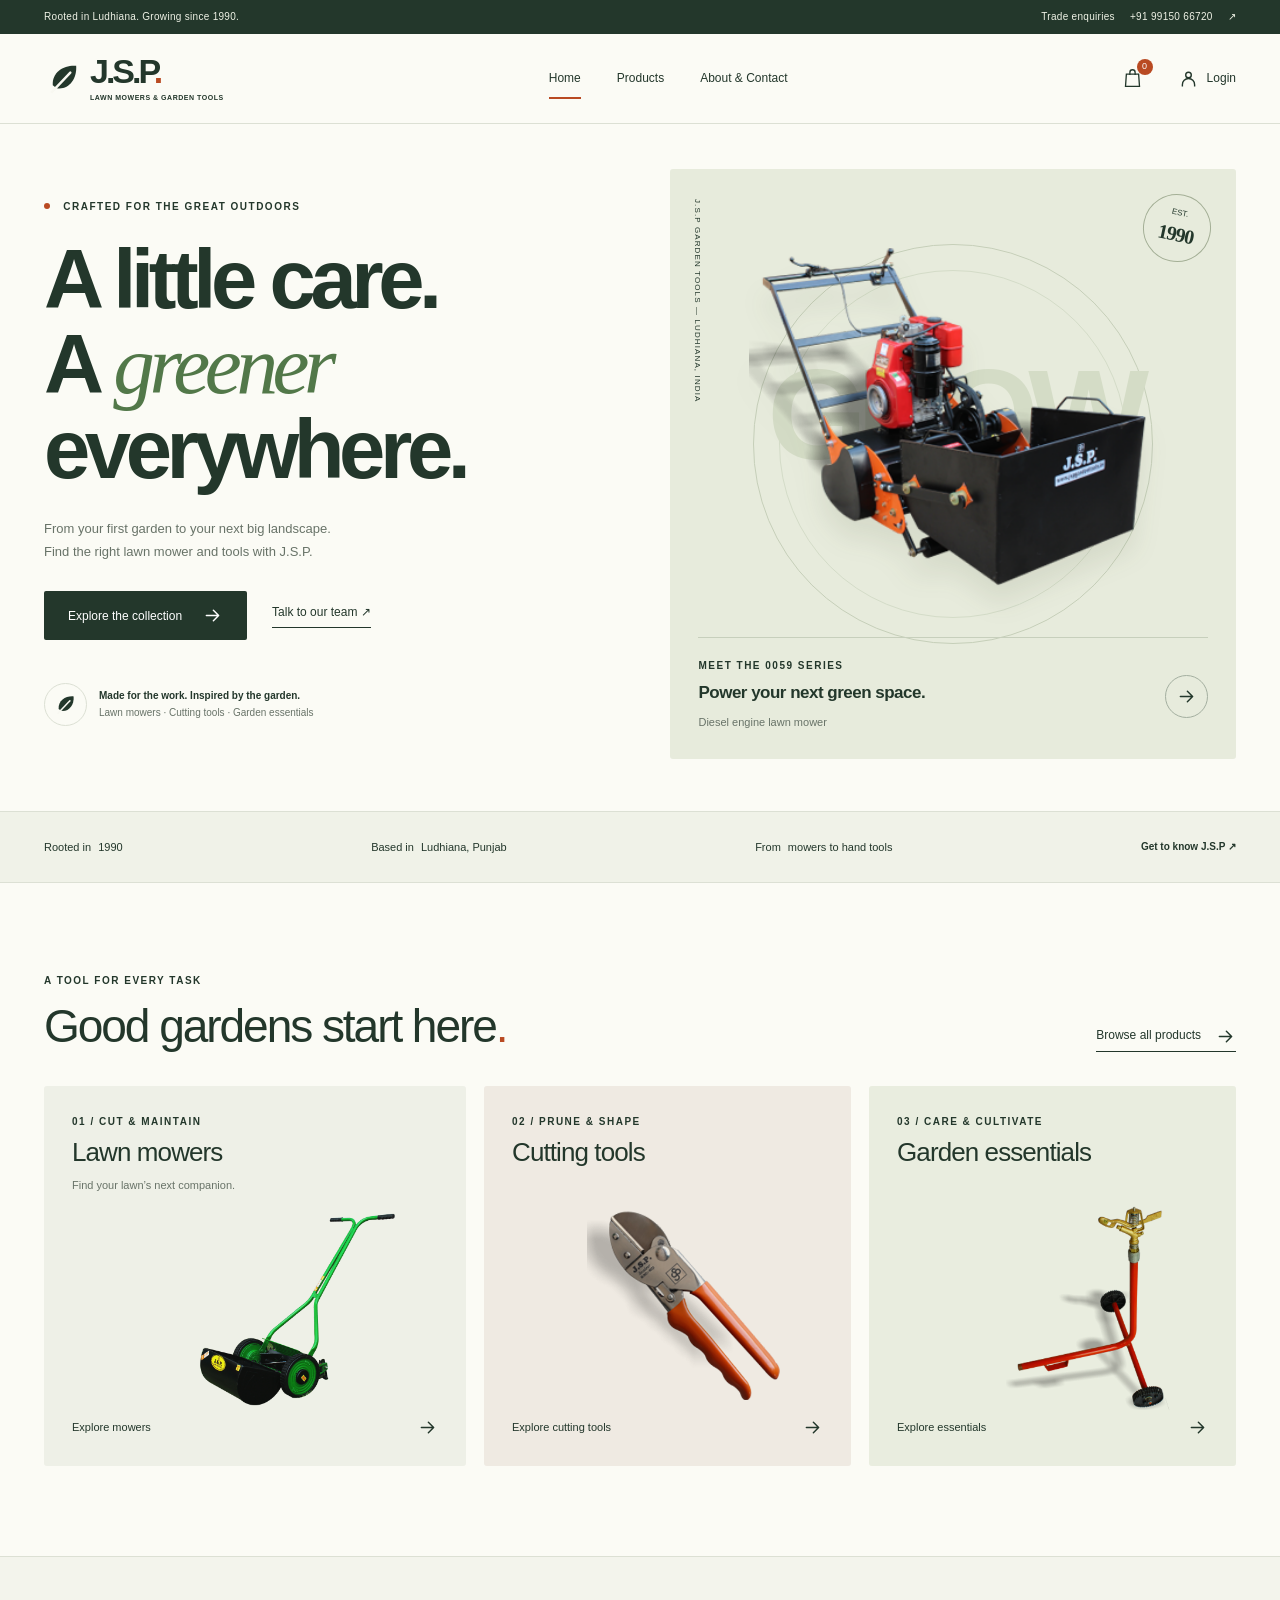
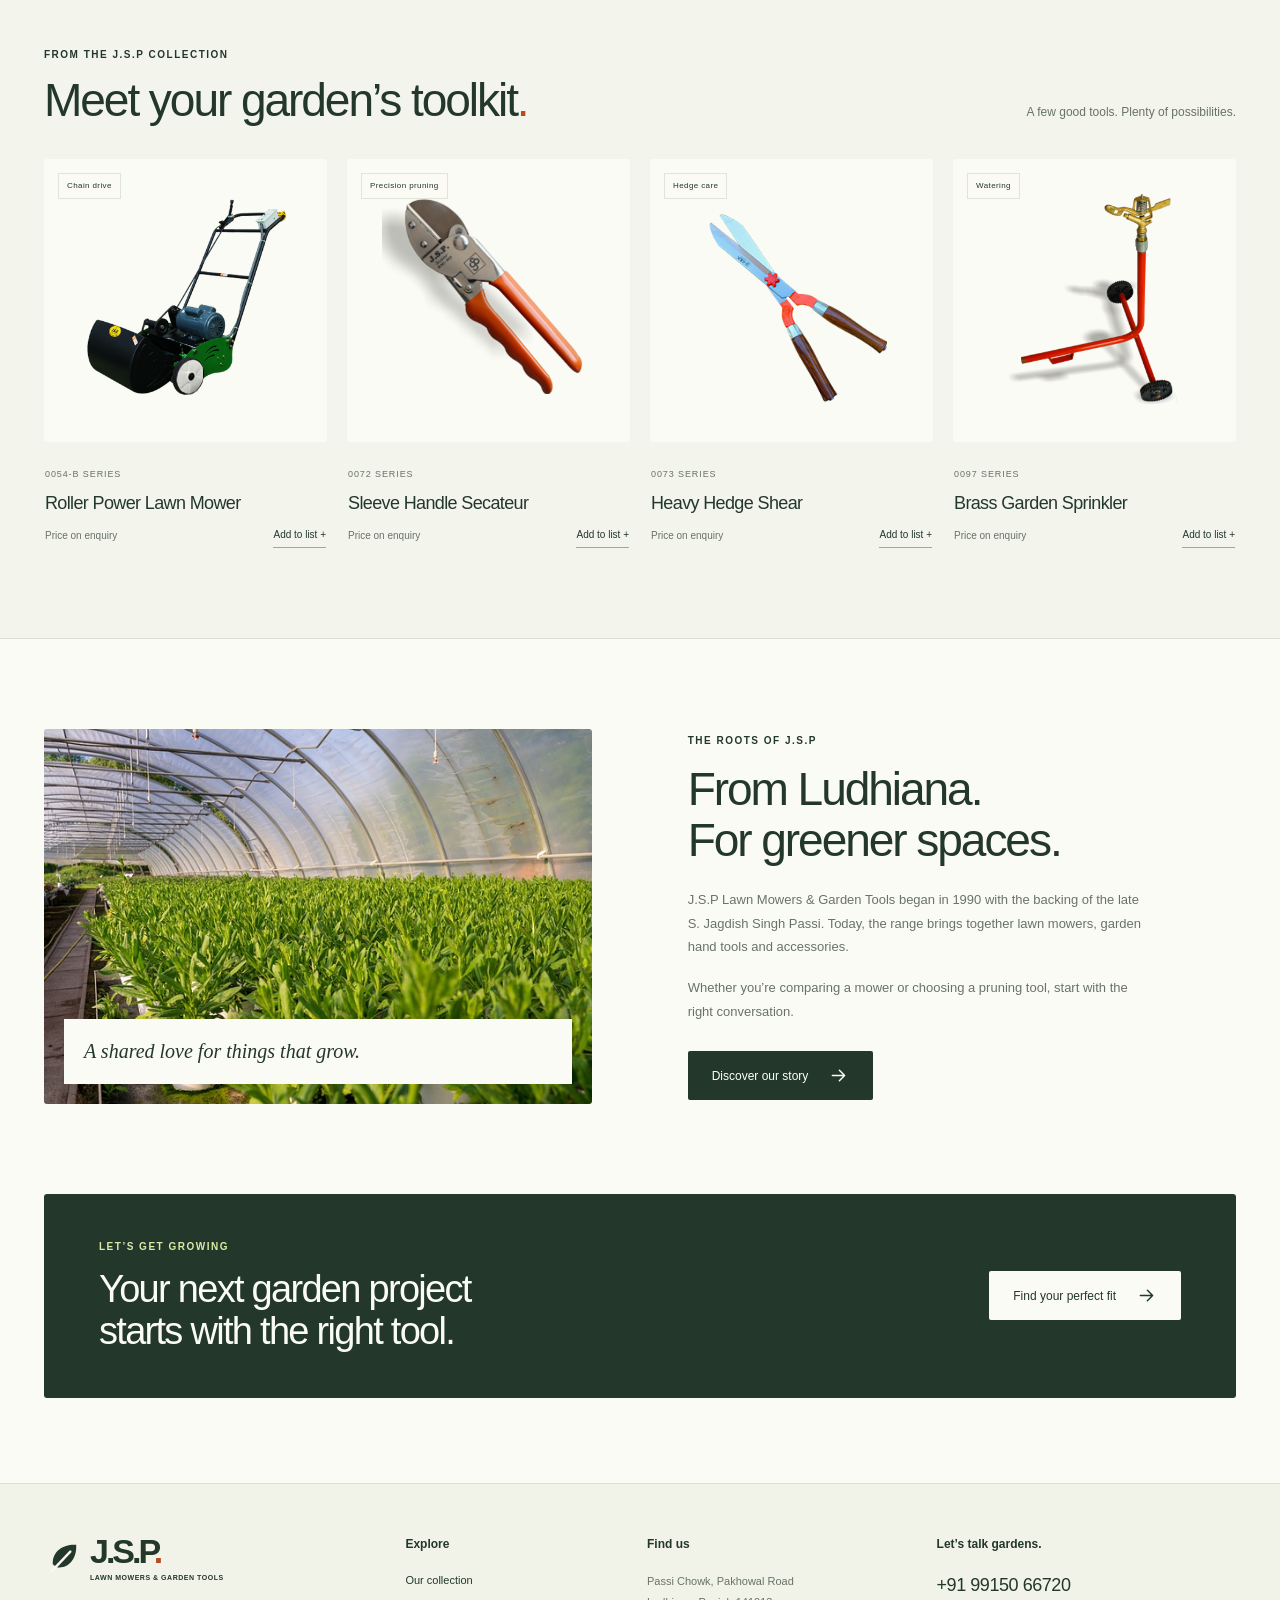
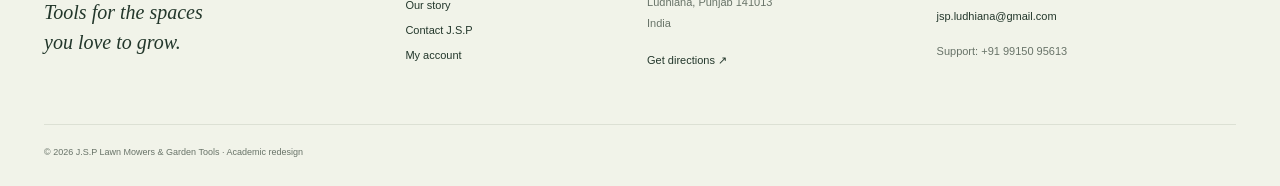
<file: index.html>
<!doctype html><html lang="en"><head><meta charset="utf-8"><meta name="viewport" content="width=device-width,initial-scale=1"><title>Lawn mowers &amp; garden essentials | J.S.P Garden Tools</title><meta name="description" content="Explore J.S.P lawn mowers, pruning tools and garden essentials. A four-page frontend redesign for the Ludhiana-based business established in 1990."><meta name="theme-color" content="#23372b"><link rel="icon" type="image/svg+xml" href="assets/favicon.svg"><link rel="stylesheet" href="assets/styles.css"><script defer src="assets/catalogue.js"></script><script defer src="assets/app.js"></script></head><body data-page="home"><a class="skip" href="#main">Skip to content</a>
 <div class="topbar"><div class="container"><span>Rooted in Ludhiana. Growing since 1990.</span><a href="tel:+919915066720">Trade enquiries <b>+91 99150 66720</b> ↗</a></div></div>
 <header class="site-header"><div class="container header-inner"><a class="brand" href="index.html" aria-label="J.S.P Garden Tools home"><span class="brand-symbol"><svg viewBox="0 0 40 40" aria-hidden="true" fill="none"><path d="M9 27C8 13 21 6 33 7c1 14-8 25-20 23" fill="currentColor"/><path d="M8 34L27 14" stroke="#f8f8f1" stroke-width="2.5" stroke-linecap="round"/></svg></span><span><b>J.S.P<span class="brand-dot">.</span></b><small>LAWN MOWERS &amp; GARDEN TOOLS</small></span></a><nav class="desktop-nav" aria-label="Main navigation"><a href="index.html" aria-current="page" >Home</a><a href="products.html" >Products</a><a href="about.html" >About & Contact</a></nav><div class="header-actions"><button class="icon-button enquiry-trigger" aria-label="Open enquiry list"><svg viewBox="0 0 24 24" fill="none" aria-hidden="true"><path d="M5 7h14l1 14H4L5 7Z" stroke="currentColor" stroke-width="1.5"/><path d="M9 8V5a3 3 0 0 1 6 0v3" stroke="currentColor" stroke-width="1.5"/></svg><span class="list-count">0</span></button><a class="login-link" href="login.html"><svg viewBox="0 0 24 24" fill="none" aria-hidden="true"><circle cx="12" cy="8" r="3.2" stroke="currentColor" stroke-width="1.6"/><path d="M5 21v-2a7 7 0 0 1 14 0v2" stroke="currentColor" stroke-width="1.6"/></svg><span data-account-label>Login</span></a><button class="menu-toggle icon-button" aria-label="Open navigation" aria-expanded="false" aria-controls="mobile-menu"><svg viewBox="0 0 24 24" aria-hidden="true"><path d="M4 7h16M4 12h16M4 17h16" fill="none" stroke="currentColor" stroke-width="1.7"/></svg></button></div></div><nav id="mobile-menu" class="mobile-nav" aria-label="Mobile navigation" hidden><a href="index.html" aria-current="page" >Home</a><a href="products.html" >Products</a><a href="about.html" >About & Contact</a><a href="login.html">My account</a></nav></header><main id="main">
<section class="hero container"><div class="hero-copy"><div class="eyebrow"><span class="status-dot"></span> CRAFTED FOR THE GREAT OUTDOORS</div><h1>A little care.<br>A <em>greener</em><br>everywhere.</h1><p>From your first garden to your next big landscape.<br class="desktop-only"> Find the right lawn mower and tools with J.S.P.</p><div class="hero-buttons"><a class="button button-dark" href="products.html">Explore the collection <svg viewBox="0 0 24 24" fill="none" aria-hidden="true"><path d="M5 12h14M13 6l6 6-6 6" stroke="currentColor" stroke-width="1.7" stroke-linecap="round" stroke-linejoin="round"/></svg></a><a class="underlined-link" href="about.html#contact">Talk to our team ↗</a></div><div class="hero-footnote"><span class="round-icon"><svg viewBox="0 0 40 40" aria-hidden="true" fill="none"><path d="M9 27C8 13 21 6 33 7c1 14-8 25-20 23" fill="currentColor"/><path d="M8 34L27 14" stroke="#f8f8f1" stroke-width="2.5" stroke-linecap="round"/></svg></span><span><b>Made for the work. Inspired by the garden.</b><small>Lawn mowers · Cutting tools · Garden essentials</small></span></div></div><div class="hero-art"><span class="vertical-label">J.S.P GARDEN TOOLS — LUDHIANA, INDIA</span><span class="hero-stamp">EST.<br><b>1990</b></span><div class="hero-orbit"></div><span class="hero-watermark" aria-hidden="true">GROW</span><img class="hero-mower" src="assets/images/diesel-mower.png" alt="J.S.P 0059 diesel engine lawn mower with orange body and black grass collection box" width="350" height="400" fetchpriority="high"><div class="hero-product"><div><span class="eyebrow">MEET THE 0059 SERIES</span><strong>Power your next green space.</strong><span>Diesel engine lawn mower</span></div><button class="round-button" data-detail="0059" aria-label="View diesel engine lawn mower"><svg viewBox="0 0 24 24" fill="none" aria-hidden="true"><path d="M5 12h14M13 6l6 6-6 6" stroke="currentColor" stroke-width="1.7" stroke-linecap="round" stroke-linejoin="round"/></svg></button></div></div></section>
<div class="trust-strip"><div class="container"><span>Rooted in <b>1990</b></span><span>Based in <b>Ludhiana, Punjab</b></span><span>From <b>mowers to hand tools</b></span><a href="about.html">Get to know J.S.P ↗</a></div></div>
<section class="section container"><div class="section-heading"><div><div class="eyebrow">A TOOL FOR EVERY TASK</div><h2>Good gardens start here<span class="brand-dot">.</span></h2></div><a class="underlined-link" href="products.html">Browse all products <svg viewBox="0 0 24 24" fill="none" aria-hidden="true"><path d="M5 12h14M13 6l6 6-6 6" stroke="currentColor" stroke-width="1.7" stroke-linecap="round" stroke-linejoin="round"/></svg></a></div><div class="category-grid"><a class="category-card category-large" href="products.html?category=mowers"><div><span class="eyebrow">01 / CUT &amp; MAINTAIN</span><h3>Lawn mowers</h3><p>Find your lawn’s next companion.</p></div><img src="assets/images/sidewheel-mower.png" alt="J.S.P side wheel lawn mower" width="350" height="400" loading="lazy"><span class="category-bottom">Explore mowers <svg viewBox="0 0 24 24" fill="none" aria-hidden="true"><path d="M5 12h14M13 6l6 6-6 6" stroke="currentColor" stroke-width="1.7" stroke-linecap="round" stroke-linejoin="round"/></svg></span></a><a class="category-card" href="products.html?category=cutting"><div><span class="eyebrow">02 / PRUNE &amp; SHAPE</span><h3>Cutting tools</h3></div><img src="assets/images/secateur.png" alt="J.S.P orange-handled secateur" width="350" height="400" loading="lazy"><span class="category-bottom">Explore cutting tools <svg viewBox="0 0 24 24" fill="none" aria-hidden="true"><path d="M5 12h14M13 6l6 6-6 6" stroke="currentColor" stroke-width="1.7" stroke-linecap="round" stroke-linejoin="round"/></svg></span></a><a class="category-card" href="products.html?category=accessories"><div><span class="eyebrow">03 / CARE &amp; CULTIVATE</span><h3>Garden essentials</h3></div><img src="assets/images/sprinkler.png" alt="Brass sprinkler mounted on a wheeled stand" width="350" height="400" loading="lazy"><span class="category-bottom">Explore essentials <svg viewBox="0 0 24 24" fill="none" aria-hidden="true"><path d="M5 12h14M13 6l6 6-6 6" stroke="currentColor" stroke-width="1.7" stroke-linecap="round" stroke-linejoin="round"/></svg></span></a></div></section>
<section class="featured-section"><div class="section container"><div class="section-heading"><div><div class="eyebrow">FROM THE J.S.P COLLECTION</div><h2>Meet your garden’s toolkit<span class="brand-dot">.</span></h2></div><p>A few good tools. Plenty of possibilities.</p></div><div class="product-grid featured-grid" id="featured-products"></div></div></section>
<section class="section container story-section"><div class="story-image"><img src="assets/images/nursery.jpg" alt="Rows of healthy green plants growing inside a nursery greenhouse" width="640" height="426" loading="lazy"><div class="image-note">A shared love for things that grow.</div></div><div class="story-copy"><div class="eyebrow">THE ROOTS OF J.S.P</div><h2>From Ludhiana.<br>For greener spaces.</h2><p>J.S.P Lawn Mowers &amp; Garden Tools began in 1990 with the backing of the late S. Jagdish Singh Passi. Today, the range brings together lawn mowers, garden hand tools and accessories.</p><p>Whether you’re comparing a mower or choosing a pruning tool, start with the right conversation.</p><a class="button button-dark" href="about.html">Discover our story <svg viewBox="0 0 24 24" fill="none" aria-hidden="true"><path d="M5 12h14M13 6l6 6-6 6" stroke="currentColor" stroke-width="1.7" stroke-linecap="round" stroke-linejoin="round"/></svg></a></div></section>
<section class="cta-section container"><div><div class="eyebrow">LET’S GET GROWING</div><h2>Your next garden project<br>starts with the right tool.</h2></div><a class="button button-light" href="about.html#contact">Find your perfect fit <svg viewBox="0 0 24 24" fill="none" aria-hidden="true"><path d="M5 12h14M13 6l6 6-6 6" stroke="currentColor" stroke-width="1.7" stroke-linecap="round" stroke-linejoin="round"/></svg></a></section></main><footer class="site-footer"><div class="container footer-grid"><div><a class="brand" href="index.html" aria-label="J.S.P Garden Tools home"><span class="brand-symbol"><svg viewBox="0 0 40 40" aria-hidden="true" fill="none"><path d="M9 27C8 13 21 6 33 7c1 14-8 25-20 23" fill="currentColor"/><path d="M8 34L27 14" stroke="#f8f8f1" stroke-width="2.5" stroke-linecap="round"/></svg></span><span><b>J.S.P<span class="brand-dot">.</span></b><small>LAWN MOWERS &amp; GARDEN TOOLS</small></span></a><p>Tools for the spaces<br>you love to grow.</p></div><div><h3>Explore</h3><a href="products.html">Our collection</a><a href="about.html">Our story</a><a href="about.html#contact">Contact J.S.P</a><a href="login.html">My account</a></div><div><h3>Find us</h3><p>Passi Chowk, Pakhowal Road<br>Ludhiana, Punjab 141013<br>India</p><a href="https://www.google.com/maps/search/?api=1&query=JSP+Lawn+Mowers+Passi+Chowk+Pakhowal+Road+Ludhiana" target="_blank" rel="noopener noreferrer">Get directions ↗</a></div><div><h3>Let’s talk gardens.</h3><a class="footer-phone" href="tel:+919915066720">+91 99150 66720</a><a href="mailto:jsp.ludhiana@gmail.com">jsp.ludhiana@gmail.com</a><p>Support: <a href="tel:+919915095613">+91 99150 95613</a></p></div></div><div class="container footer-bottom"><span>© 2026 J.S.P Lawn Mowers &amp; Garden Tools · Academic redesign</span></div></footer><div id="toast" class="toast" role="status" aria-live="polite"></div><dialog id="product-dialog" class="product-dialog" aria-labelledby="product-title"><button class="dialog-close icon-button" data-close-dialog aria-label="Close product details">×</button><div id="product-details"></div></dialog><dialog id="enquiry-dialog" class="enquiry-dialog" aria-labelledby="list-title"><div class="dialog-heading"><div><span class="eyebrow">YOUR SELECTION</span><h2 id="list-title">Enquiry list<span class="brand-dot">.</span></h2></div><button class="icon-button" data-close-dialog aria-label="Close enquiry list">×</button></div><p class="muted">Keep the tools you’re interested in together.</p><div id="enquiry-items"></div><div id="list-actions"><a class="button button-dark" href="about.html#contact">Prepare an enquiry <svg viewBox="0 0 24 24" fill="none" aria-hidden="true"><path d="M5 12h14M13 6l6 6-6 6" stroke="currentColor" stroke-width="1.7" stroke-linecap="round" stroke-linejoin="round"/></svg></a><button class="text-button" id="download-list">Download list ↓</button></div><p class="small muted">Saved in this browser. Prices and availability are confirmed by J.S.P.</p></dialog><noscript><p class="noscript">Enable JavaScript to search products, manage your enquiry list and use the local login. Business contact details remain available above.</p></noscript></body></html>
</file>
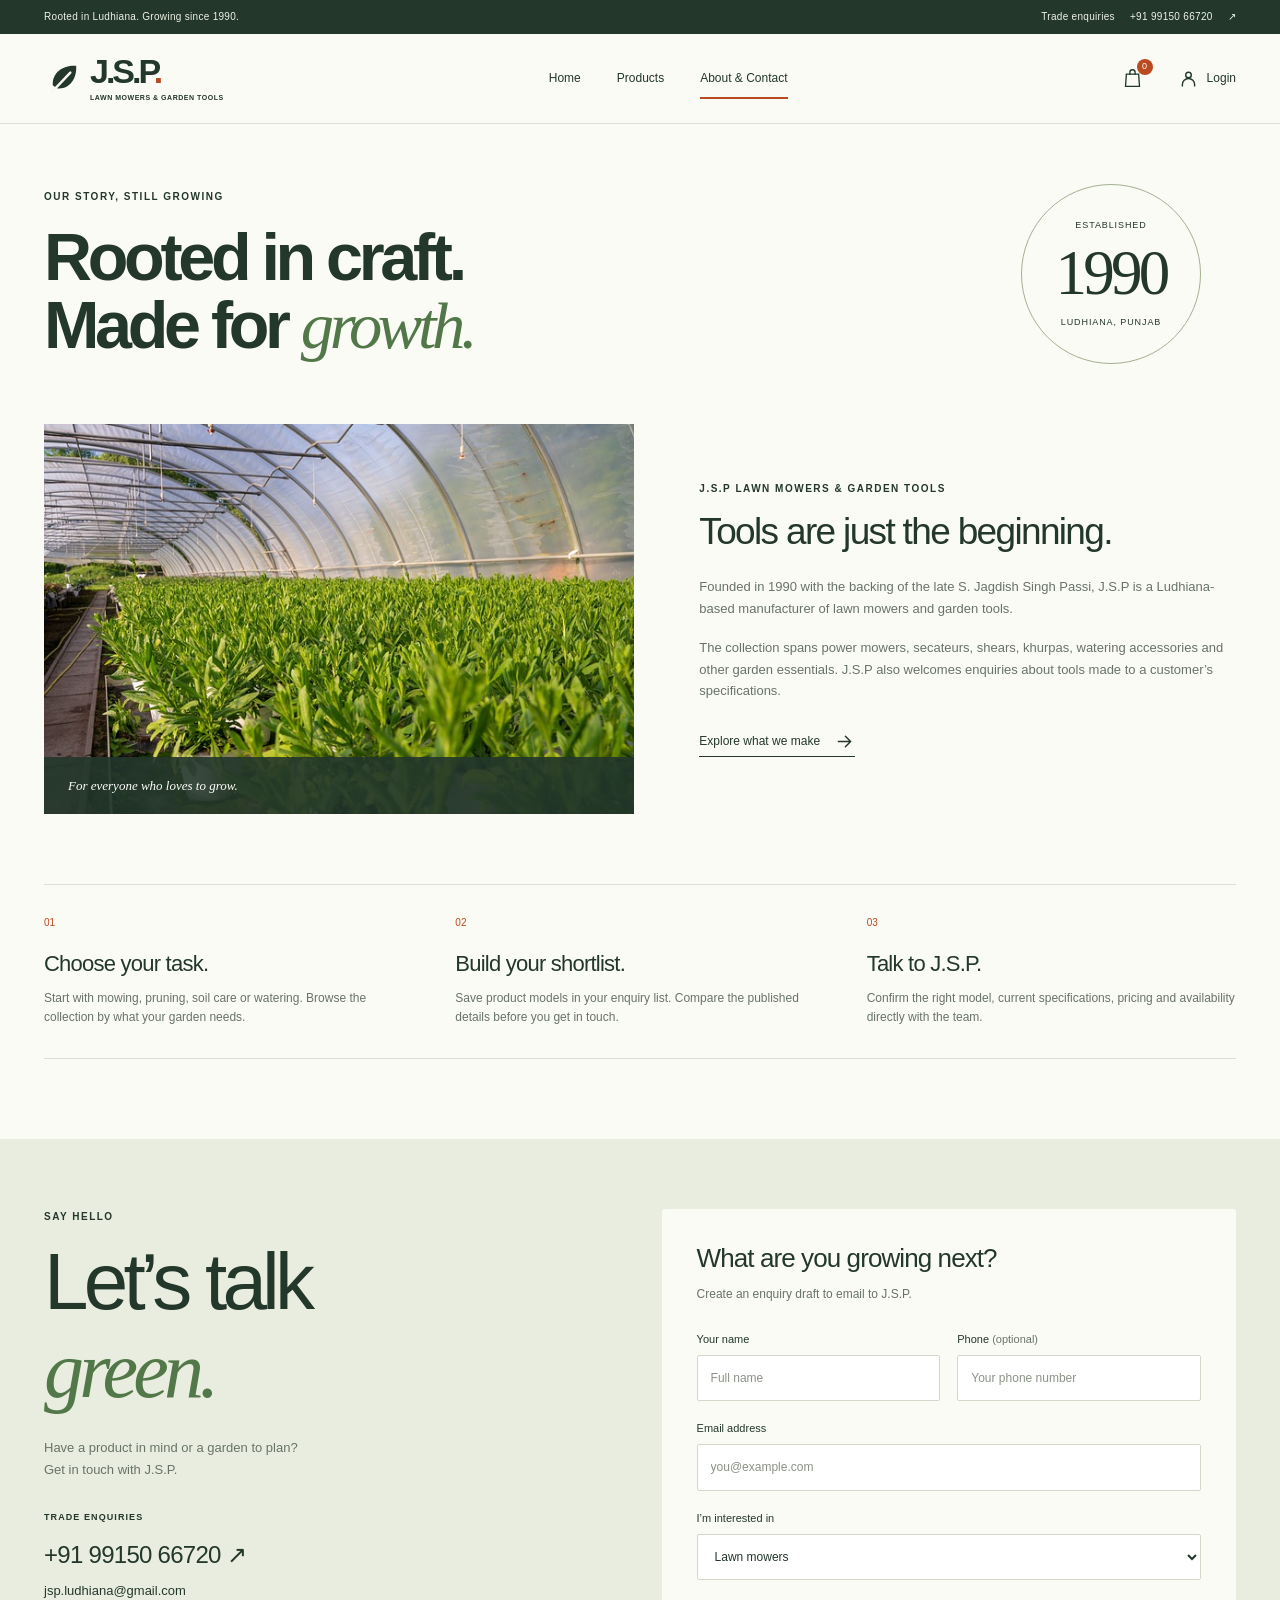
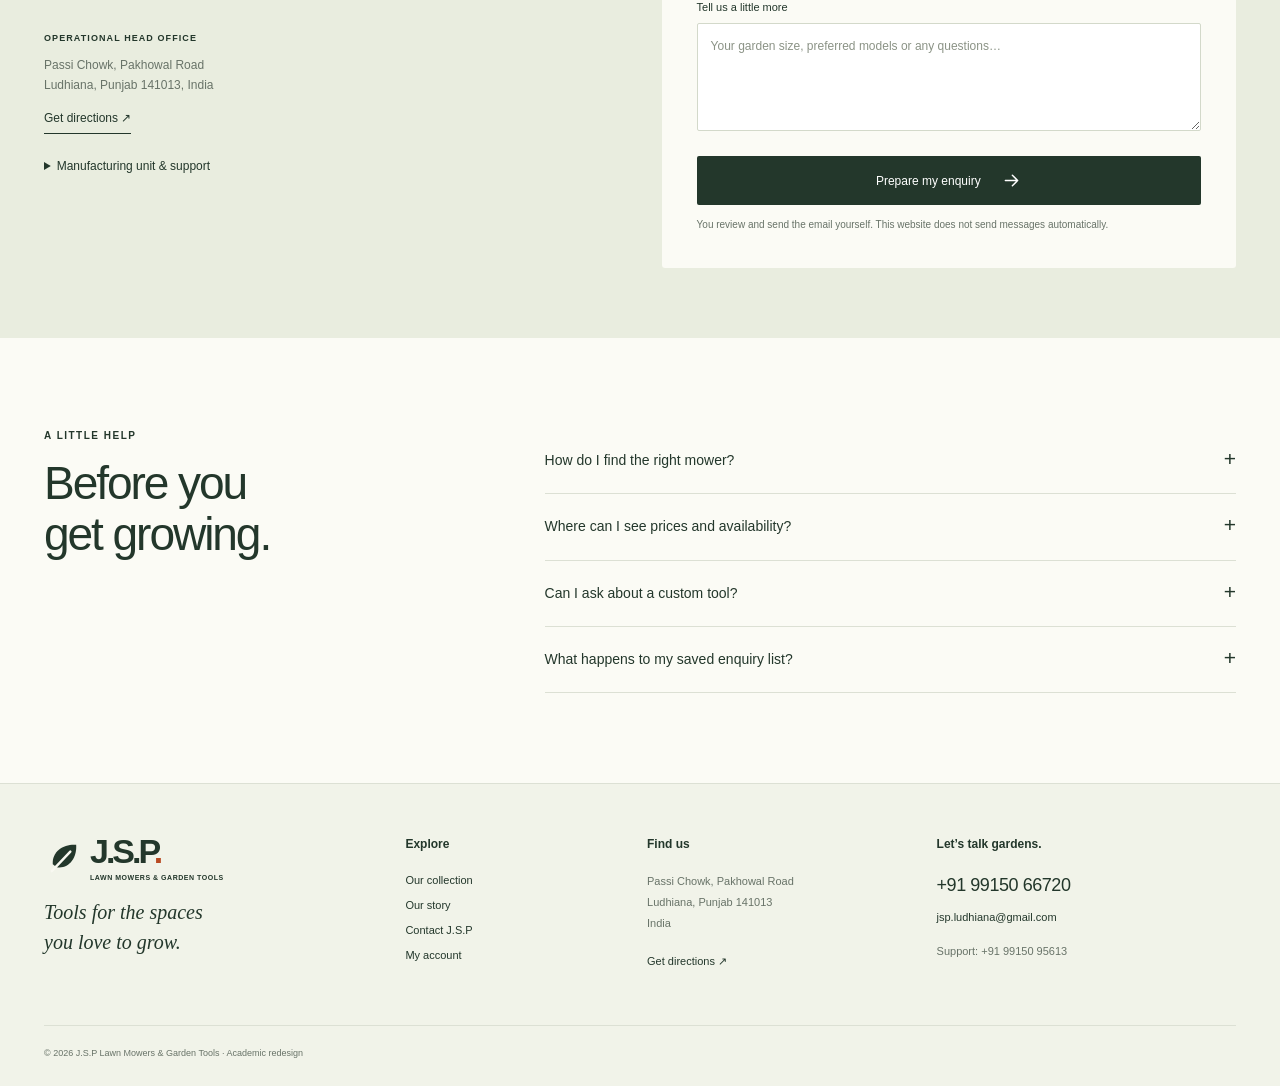
<file: about.html>
<!doctype html><html lang="en"><head><meta charset="utf-8"><meta name="viewport" content="width=device-width,initial-scale=1"><title>Our story &amp; contact | J.S.P Garden Tools</title><meta name="description" content="Explore J.S.P lawn mowers, pruning tools and garden essentials. A four-page frontend redesign for the Ludhiana-based business established in 1990."><meta name="theme-color" content="#23372b"><link rel="icon" type="image/svg+xml" href="assets/favicon.svg"><link rel="stylesheet" href="assets/styles.css"><script defer src="assets/catalogue.js"></script><script defer src="assets/app.js"></script></head><body data-page="about"><a class="skip" href="#main">Skip to content</a>
 <div class="topbar"><div class="container"><span>Rooted in Ludhiana. Growing since 1990.</span><a href="tel:+919915066720">Trade enquiries <b>+91 99150 66720</b> ↗</a></div></div>
 <header class="site-header"><div class="container header-inner"><a class="brand" href="index.html" aria-label="J.S.P Garden Tools home"><span class="brand-symbol"><svg viewBox="0 0 40 40" aria-hidden="true" fill="none"><path d="M9 27C8 13 21 6 33 7c1 14-8 25-20 23" fill="currentColor"/><path d="M8 34L27 14" stroke="#f8f8f1" stroke-width="2.5" stroke-linecap="round"/></svg></span><span><b>J.S.P<span class="brand-dot">.</span></b><small>LAWN MOWERS &amp; GARDEN TOOLS</small></span></a><nav class="desktop-nav" aria-label="Main navigation"><a href="index.html" >Home</a><a href="products.html" >Products</a><a href="about.html" aria-current="page" >About & Contact</a></nav><div class="header-actions"><button class="icon-button enquiry-trigger" aria-label="Open enquiry list"><svg viewBox="0 0 24 24" fill="none" aria-hidden="true"><path d="M5 7h14l1 14H4L5 7Z" stroke="currentColor" stroke-width="1.5"/><path d="M9 8V5a3 3 0 0 1 6 0v3" stroke="currentColor" stroke-width="1.5"/></svg><span class="list-count">0</span></button><a class="login-link" href="login.html"><svg viewBox="0 0 24 24" fill="none" aria-hidden="true"><circle cx="12" cy="8" r="3.2" stroke="currentColor" stroke-width="1.6"/><path d="M5 21v-2a7 7 0 0 1 14 0v2" stroke="currentColor" stroke-width="1.6"/></svg><span data-account-label>Login</span></a><button class="menu-toggle icon-button" aria-label="Open navigation" aria-expanded="false" aria-controls="mobile-menu"><svg viewBox="0 0 24 24" aria-hidden="true"><path d="M4 7h16M4 12h16M4 17h16" fill="none" stroke="currentColor" stroke-width="1.7"/></svg></button></div></div><nav id="mobile-menu" class="mobile-nav" aria-label="Mobile navigation" hidden><a href="index.html" >Home</a><a href="products.html" >Products</a><a href="about.html" aria-current="page" >About & Contact</a><a href="login.html">My account</a></nav></header><main id="main">
<section class="page-intro container about-intro"><div><div class="eyebrow">OUR STORY, STILL GROWING</div><h1>Rooted in craft.<br>Made for <em>growth.</em></h1></div><div class="heritage-block"><span>ESTABLISHED</span><strong>1990</strong><span>LUDHIANA, PUNJAB</span></div></section>
<section class="container about-story"><div class="about-photo"><img src="assets/images/nursery.jpg" alt="Green plants in a nursery greenhouse; garden plants in a nursery greenhouse" width="640" height="426"><span>For everyone who loves to grow.</span></div><div class="about-story-copy"><div class="eyebrow">J.S.P LAWN MOWERS &amp; GARDEN TOOLS</div><h2>Tools are just the beginning.</h2><p>Founded in 1990 with the backing of the late S. Jagdish Singh Passi, J.S.P is a Ludhiana-based manufacturer of lawn mowers and garden tools.</p><p>The collection spans power mowers, secateurs, shears, khurpas, watering accessories and other garden essentials. J.S.P also welcomes enquiries about tools made to a customer’s specifications.</p><a class="underlined-link" href="products.html">Explore what we make <svg viewBox="0 0 24 24" fill="none" aria-hidden="true"><path d="M5 12h14M13 6l6 6-6 6" stroke="currentColor" stroke-width="1.7" stroke-linecap="round" stroke-linejoin="round"/></svg></a></div></section>
<section class="container approach-grid"><div><span class="approach-number">01</span><h3>Choose your task.</h3><p>Start with mowing, pruning, soil care or watering. Browse the collection by what your garden needs.</p></div><div><span class="approach-number">02</span><h3>Build your shortlist.</h3><p>Save product models in your enquiry list. Compare the published details before you get in touch.</p></div><div><span class="approach-number">03</span><h3>Talk to J.S.P.</h3><p>Confirm the right model, current specifications, pricing and availability directly with the team.</p></div></section>
<section class="contact-section" id="contact"><div class="container contact-grid"><div class="contact-copy"><div class="eyebrow">SAY HELLO</div><h2>Let’s talk<br><em>green.</em></h2><p>Have a product in mind or a garden to plan?<br>Get in touch with J.S.P.</p><div class="contact-detail"><span>TRADE ENQUIRIES</span><a href="tel:+919915066720">+91 99150 66720 ↗</a><a class="contact-email" href="mailto:jsp.ludhiana@gmail.com">jsp.ludhiana@gmail.com</a></div><div class="contact-detail"><span>OPERATIONAL HEAD OFFICE</span><p>Passi Chowk, Pakhowal Road<br>Ludhiana, Punjab 141013, India</p><a class="underlined-link" href="https://www.google.com/maps/search/?api=1&query=JSP+Lawn+Mowers+Passi+Chowk+Pakhowal+Road+Ludhiana" target="_blank" rel="noopener noreferrer">Get directions ↗</a></div><details class="location-details"><summary>Manufacturing unit &amp; support</summary><p>Industrial Area-C, Jaspal Banger<br>Ludhiana, Punjab 141122, India</p><p>Support: <a href="tel:+919915095613">+91 99150 95613</a><br>Landline: <a href="tel:+911612561364">0161 2561364</a></p></details></div><div class="contact-form-wrap"><h3>What are you growing next?</h3><p class="muted">Create an enquiry draft to email to J.S.P.</p><form id="contact-form"><div class="form-row"><div class="field"><label for="contact-name">Your name</label><input id="contact-name" name="name" required maxlength="80" autocomplete="name" placeholder="Full name"></div><div class="field"><label for="contact-phone">Phone <span>(optional)</span></label><input id="contact-phone" name="phone" type="tel" maxlength="24" autocomplete="tel" placeholder="Your phone number"></div></div><div class="field"><label for="contact-email">Email address</label><input id="contact-email" name="email" type="email" required maxlength="160" autocomplete="email" placeholder="you@example.com"></div><div class="field"><label for="contact-interest">I’m interested in</label><select id="contact-interest" name="interest"><option>Lawn mowers</option><option>Cutting &amp; pruning tools</option><option>Hand tools</option><option>Garden essentials</option><option>My selected products</option><option>Custom requirements</option></select></div><div id="contact-selection" class="contact-selection" hidden></div><div class="field"><label for="contact-message">Tell us a little more</label><textarea id="contact-message" name="message" rows="4" maxlength="1800" required placeholder="Your garden size, preferred models or any questions…"></textarea></div><button class="button button-dark full-width" type="submit">Prepare my enquiry <svg viewBox="0 0 24 24" fill="none" aria-hidden="true"><path d="M5 12h14M13 6l6 6-6 6" stroke="currentColor" stroke-width="1.7" stroke-linecap="round" stroke-linejoin="round"/></svg></button><p class="small muted">You review and send the email yourself. This website does not send messages automatically.</p></form><div id="enquiry-preview" hidden><h4>Your enquiry is ready to review.</h4><pre id="enquiry-text"></pre><div class="preview-actions"><a id="email-draft" class="button button-dark">Open email app ↗</a><button class="button button-outline" id="download-enquiry" type="button">Download .txt ↓</button></div><p class="small muted">Nothing has been sent yet. Check the draft, then send it from your email app.</p></div></div></div></section>
<section class="section container faq-section"><div><div class="eyebrow">A LITTLE HELP</div><h2>Before you<br> get growing.</h2></div><div class="faq-list"><details><summary>How do I find the right mower?</summary><p>Consider your lawn size, the terrain and how often you mow. Share these details and your preferred models with J.S.P to confirm a suitable configuration.</p></details><details><summary>Where can I see prices and availability?</summary><p>Contact J.S.P with the model numbers in your enquiry list. This catalogue does not display unverified prices or live stock levels.</p></details><details><summary>Can I ask about a custom tool?</summary><p>Yes. J.S.P welcomes enquiries about products made to customer specifications. Use “Custom requirements” in the enquiry form.</p></details><details><summary>What happens to my saved enquiry list?</summary><p>It stays in this browser. You can download it or include it in an email draft. It is not synced across devices.</p></details></div></section></main><footer class="site-footer"><div class="container footer-grid"><div><a class="brand" href="index.html" aria-label="J.S.P Garden Tools home"><span class="brand-symbol"><svg viewBox="0 0 40 40" aria-hidden="true" fill="none"><path d="M9 27C8 13 21 6 33 7c1 14-8 25-20 23" fill="currentColor"/><path d="M8 34L27 14" stroke="#f8f8f1" stroke-width="2.5" stroke-linecap="round"/></svg></span><span><b>J.S.P<span class="brand-dot">.</span></b><small>LAWN MOWERS &amp; GARDEN TOOLS</small></span></a><p>Tools for the spaces<br>you love to grow.</p></div><div><h3>Explore</h3><a href="products.html">Our collection</a><a href="about.html">Our story</a><a href="about.html#contact">Contact J.S.P</a><a href="login.html">My account</a></div><div><h3>Find us</h3><p>Passi Chowk, Pakhowal Road<br>Ludhiana, Punjab 141013<br>India</p><a href="https://www.google.com/maps/search/?api=1&query=JSP+Lawn+Mowers+Passi+Chowk+Pakhowal+Road+Ludhiana" target="_blank" rel="noopener noreferrer">Get directions ↗</a></div><div><h3>Let’s talk gardens.</h3><a class="footer-phone" href="tel:+919915066720">+91 99150 66720</a><a href="mailto:jsp.ludhiana@gmail.com">jsp.ludhiana@gmail.com</a><p>Support: <a href="tel:+919915095613">+91 99150 95613</a></p></div></div><div class="container footer-bottom"><span>© 2026 J.S.P Lawn Mowers &amp; Garden Tools · Academic redesign</span></div></footer><div id="toast" class="toast" role="status" aria-live="polite"></div><dialog id="product-dialog" class="product-dialog" aria-labelledby="product-title"><button class="dialog-close icon-button" data-close-dialog aria-label="Close product details">×</button><div id="product-details"></div></dialog><dialog id="enquiry-dialog" class="enquiry-dialog" aria-labelledby="list-title"><div class="dialog-heading"><div><span class="eyebrow">YOUR SELECTION</span><h2 id="list-title">Enquiry list<span class="brand-dot">.</span></h2></div><button class="icon-button" data-close-dialog aria-label="Close enquiry list">×</button></div><p class="muted">Keep the tools you’re interested in together.</p><div id="enquiry-items"></div><div id="list-actions"><a class="button button-dark" href="about.html#contact">Prepare an enquiry <svg viewBox="0 0 24 24" fill="none" aria-hidden="true"><path d="M5 12h14M13 6l6 6-6 6" stroke="currentColor" stroke-width="1.7" stroke-linecap="round" stroke-linejoin="round"/></svg></a><button class="text-button" id="download-list">Download list ↓</button></div><p class="small muted">Saved in this browser. Prices and availability are confirmed by J.S.P.</p></dialog><noscript><p class="noscript">Enable JavaScript to search products, manage your enquiry list and use the local login. Business contact details remain available above.</p></noscript></body></html>
</file>
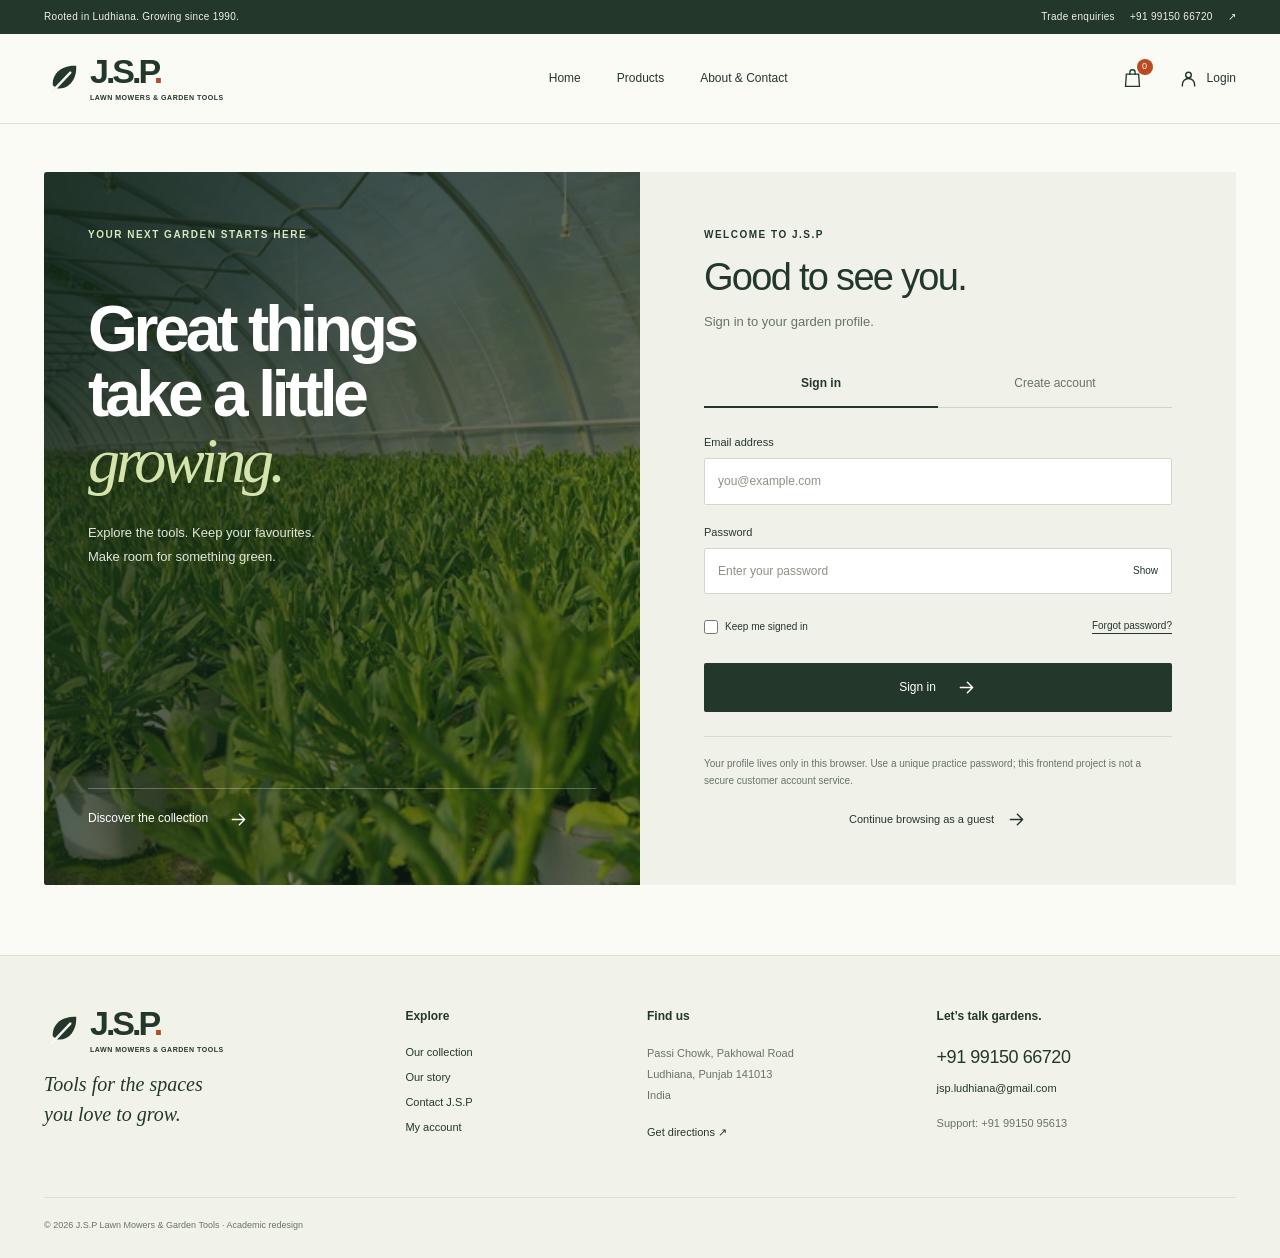
<file: login.html>
<!doctype html><html lang="en"><head><meta charset="utf-8"><meta name="viewport" content="width=device-width,initial-scale=1"><title>Sign in to your garden profile | J.S.P Garden Tools</title><meta name="description" content="Explore J.S.P lawn mowers, pruning tools and garden essentials. A four-page frontend redesign for the Ludhiana-based business established in 1990."><meta name="theme-color" content="#23372b"><link rel="icon" type="image/svg+xml" href="assets/favicon.svg"><link rel="stylesheet" href="assets/styles.css"><script defer src="assets/catalogue.js"></script><script defer src="assets/app.js"></script><script defer src="assets/auth.js"></script></head><body data-page="login"><a class="skip" href="#main">Skip to content</a>
 <div class="topbar"><div class="container"><span>Rooted in Ludhiana. Growing since 1990.</span><a href="tel:+919915066720">Trade enquiries <b>+91 99150 66720</b> ↗</a></div></div>
 <header class="site-header"><div class="container header-inner"><a class="brand" href="index.html" aria-label="J.S.P Garden Tools home"><span class="brand-symbol"><svg viewBox="0 0 40 40" aria-hidden="true" fill="none"><path d="M9 27C8 13 21 6 33 7c1 14-8 25-20 23" fill="currentColor"/><path d="M8 34L27 14" stroke="#f8f8f1" stroke-width="2.5" stroke-linecap="round"/></svg></span><span><b>J.S.P<span class="brand-dot">.</span></b><small>LAWN MOWERS &amp; GARDEN TOOLS</small></span></a><nav class="desktop-nav" aria-label="Main navigation"><a href="index.html" >Home</a><a href="products.html" >Products</a><a href="about.html" >About & Contact</a></nav><div class="header-actions"><button class="icon-button enquiry-trigger" aria-label="Open enquiry list"><svg viewBox="0 0 24 24" fill="none" aria-hidden="true"><path d="M5 7h14l1 14H4L5 7Z" stroke="currentColor" stroke-width="1.5"/><path d="M9 8V5a3 3 0 0 1 6 0v3" stroke="currentColor" stroke-width="1.5"/></svg><span class="list-count">0</span></button><a class="login-link" href="login.html"><svg viewBox="0 0 24 24" fill="none" aria-hidden="true"><circle cx="12" cy="8" r="3.2" stroke="currentColor" stroke-width="1.6"/><path d="M5 21v-2a7 7 0 0 1 14 0v2" stroke="currentColor" stroke-width="1.6"/></svg><span data-account-label>Login</span></a><button class="menu-toggle icon-button" aria-label="Open navigation" aria-expanded="false" aria-controls="mobile-menu"><svg viewBox="0 0 24 24" aria-hidden="true"><path d="M4 7h16M4 12h16M4 17h16" fill="none" stroke="currentColor" stroke-width="1.7"/></svg></button></div></div><nav id="mobile-menu" class="mobile-nav" aria-label="Mobile navigation" hidden><a href="index.html" >Home</a><a href="products.html" >Products</a><a href="about.html" >About & Contact</a><a href="login.html">My account</a></nav></header><main id="main">
<section class="account-shell container"><div class="account-art"><img src="assets/images/nursery.jpg" alt="Sunlight falling on green plants in a greenhouse" width="640" height="426"><div class="account-art-overlay"><span class="eyebrow">YOUR NEXT GARDEN STARTS HERE</span><h1>Great things<br>take a little<br><em>growing.</em></h1><p>Explore the tools. Keep your favourites.<br>Make room for something green.</p><a class="art-link" href="products.html">Discover the collection <svg viewBox="0 0 24 24" fill="none" aria-hidden="true"><path d="M5 12h14M13 6l6 6-6 6" stroke="currentColor" stroke-width="1.7" stroke-linecap="round" stroke-linejoin="round"/></svg></a></div></div><div class="account-panel"><div id="auth-forms"><span class="eyebrow">WELCOME TO J.S.P</span><h2 id="auth-title">Good to see you.</h2><p class="muted" id="auth-subtitle">Sign in to your garden profile.</p><div class="auth-tabs" role="group" aria-label="Account action"><button type="button" data-auth-tab="login" class="active" aria-pressed="true">Sign in</button><button type="button" data-auth-tab="signup" aria-pressed="false">Create account</button></div><form id="login-form"><div class="field"><label for="login-email">Email address</label><input id="login-email" type="email" required maxlength="160" autocomplete="email" placeholder="you@example.com"></div><div class="field"><label for="login-password">Password</label><div class="password-field"><input id="login-password" type="password" required maxlength="128" autocomplete="current-password" placeholder="Enter your password"><button type="button" class="password-toggle" aria-label="Show password" aria-controls="login-password">Show</button></div></div><div class="login-options"><label class="checkbox-label"><input type="checkbox" id="remember-me"> Keep me signed in</label><button type="button" class="text-button" id="forgot-password">Forgot password?</button></div><button class="button button-dark full-width" type="submit">Sign in <svg viewBox="0 0 24 24" fill="none" aria-hidden="true"><path d="M5 12h14M13 6l6 6-6 6" stroke="currentColor" stroke-width="1.7" stroke-linecap="round" stroke-linejoin="round"/></svg></button></form><form id="signup-form" hidden><div class="field"><label for="signup-name">Your name</label><input id="signup-name" required minlength="2" maxlength="80" autocomplete="name" placeholder="Full name"></div><div class="field"><label for="signup-email">Email address</label><input id="signup-email" type="email" required maxlength="160" autocomplete="email" placeholder="you@example.com"></div><div class="field"><label for="signup-password">Choose a password</label><div class="password-field"><input id="signup-password" type="password" required minlength="8" maxlength="128" autocomplete="new-password" placeholder="At least 8 characters"><button type="button" class="password-toggle" aria-label="Show password" aria-controls="signup-password">Show</button></div></div><div class="field"><label for="signup-confirm">Confirm password</label><input id="signup-confirm" type="password" required minlength="8" maxlength="128" autocomplete="new-password" placeholder="Enter your password again"></div><label class="checkbox-label consent"><input type="checkbox" id="local-consent" required><span>I understand this is a local browser profile.</span></label><button class="button button-dark full-width" type="submit">Create my account <svg viewBox="0 0 24 24" fill="none" aria-hidden="true"><path d="M5 12h14M13 6l6 6-6 6" stroke="currentColor" stroke-width="1.7" stroke-linecap="round" stroke-linejoin="round"/></svg></button></form><div id="auth-message" class="auth-message" role="status" aria-live="polite" hidden></div><p class="local-note">Your profile lives only in this browser. Use a unique practice password; this frontend project is not a secure customer account service.</p><a class="guest-link" href="products.html">Continue browsing as a guest <svg viewBox="0 0 24 24" fill="none" aria-hidden="true"><path d="M5 12h14M13 6l6 6-6 6" stroke="currentColor" stroke-width="1.7" stroke-linecap="round" stroke-linejoin="round"/></svg></a></div><div id="account-dashboard" hidden><span class="eyebrow">YOUR GARDEN PROFILE</span><h2 id="welcome-name"></h2><p class="muted" id="profile-email"></p><div class="profile-summary"><span>YOUR NEXT PROJECT</span><h3>A little planning.<br>A lot of possibility.</h3><p><b id="profile-list-count">0</b> products in this browser’s enquiry list.</p><button class="button button-dark enquiry-trigger">View my enquiry list <svg viewBox="0 0 24 24" fill="none" aria-hidden="true"><path d="M5 12h14M13 6l6 6-6 6" stroke="currentColor" stroke-width="1.7" stroke-linecap="round" stroke-linejoin="round"/></svg></button></div><a class="underlined-link" href="products.html">Keep exploring <svg viewBox="0 0 24 24" fill="none" aria-hidden="true"><path d="M5 12h14M13 6l6 6-6 6" stroke="currentColor" stroke-width="1.7" stroke-linecap="round" stroke-linejoin="round"/></svg></a><div class="account-management"><button class="button button-outline" id="logout">Sign out</button><button class="text-button danger-link" id="delete-profile">Delete local profile</button></div><p class="local-note">This is a browser-only profile. Account data and the shared enquiry list do not sync across devices.</p></div></div></section>
<dialog id="reset-dialog" class="small-dialog" aria-labelledby="reset-title"><div class="dialog-heading"><h2 id="reset-title">Local profile help</h2><button class="icon-button" data-close-dialog aria-label="Close profile help">×</button></div><p>There is no server or email recovery for this frontend project. To start again, remove a local profile and create it again with a new password.</p><form id="reset-form"><div class="field"><label for="reset-email">Profile email to remove</label><input id="reset-email" type="email" required autocomplete="email"></div><p class="small muted">This removes only the matching profile from this browser. Your enquiry list stays.</p><button class="button button-dark" type="submit">Remove local profile</button></form></dialog></main><footer class="site-footer"><div class="container footer-grid"><div><a class="brand" href="index.html" aria-label="J.S.P Garden Tools home"><span class="brand-symbol"><svg viewBox="0 0 40 40" aria-hidden="true" fill="none"><path d="M9 27C8 13 21 6 33 7c1 14-8 25-20 23" fill="currentColor"/><path d="M8 34L27 14" stroke="#f8f8f1" stroke-width="2.5" stroke-linecap="round"/></svg></span><span><b>J.S.P<span class="brand-dot">.</span></b><small>LAWN MOWERS &amp; GARDEN TOOLS</small></span></a><p>Tools for the spaces<br>you love to grow.</p></div><div><h3>Explore</h3><a href="products.html">Our collection</a><a href="about.html">Our story</a><a href="about.html#contact">Contact J.S.P</a><a href="login.html">My account</a></div><div><h3>Find us</h3><p>Passi Chowk, Pakhowal Road<br>Ludhiana, Punjab 141013<br>India</p><a href="https://www.google.com/maps/search/?api=1&query=JSP+Lawn+Mowers+Passi+Chowk+Pakhowal+Road+Ludhiana" target="_blank" rel="noopener noreferrer">Get directions ↗</a></div><div><h3>Let’s talk gardens.</h3><a class="footer-phone" href="tel:+919915066720">+91 99150 66720</a><a href="mailto:jsp.ludhiana@gmail.com">jsp.ludhiana@gmail.com</a><p>Support: <a href="tel:+919915095613">+91 99150 95613</a></p></div></div><div class="container footer-bottom"><span>© 2026 J.S.P Lawn Mowers &amp; Garden Tools · Academic redesign</span></div></footer><div id="toast" class="toast" role="status" aria-live="polite"></div><dialog id="product-dialog" class="product-dialog" aria-labelledby="product-title"><button class="dialog-close icon-button" data-close-dialog aria-label="Close product details">×</button><div id="product-details"></div></dialog><dialog id="enquiry-dialog" class="enquiry-dialog" aria-labelledby="list-title"><div class="dialog-heading"><div><span class="eyebrow">YOUR SELECTION</span><h2 id="list-title">Enquiry list<span class="brand-dot">.</span></h2></div><button class="icon-button" data-close-dialog aria-label="Close enquiry list">×</button></div><p class="muted">Keep the tools you’re interested in together.</p><div id="enquiry-items"></div><div id="list-actions"><a class="button button-dark" href="about.html#contact">Prepare an enquiry <svg viewBox="0 0 24 24" fill="none" aria-hidden="true"><path d="M5 12h14M13 6l6 6-6 6" stroke="currentColor" stroke-width="1.7" stroke-linecap="round" stroke-linejoin="round"/></svg></a><button class="text-button" id="download-list">Download list ↓</button></div><p class="small muted">Saved in this browser. Prices and availability are confirmed by J.S.P.</p></dialog><noscript><p class="noscript">Enable JavaScript to search products, manage your enquiry list and use the local login. Business contact details remain available above.</p></noscript></body></html>
</file>
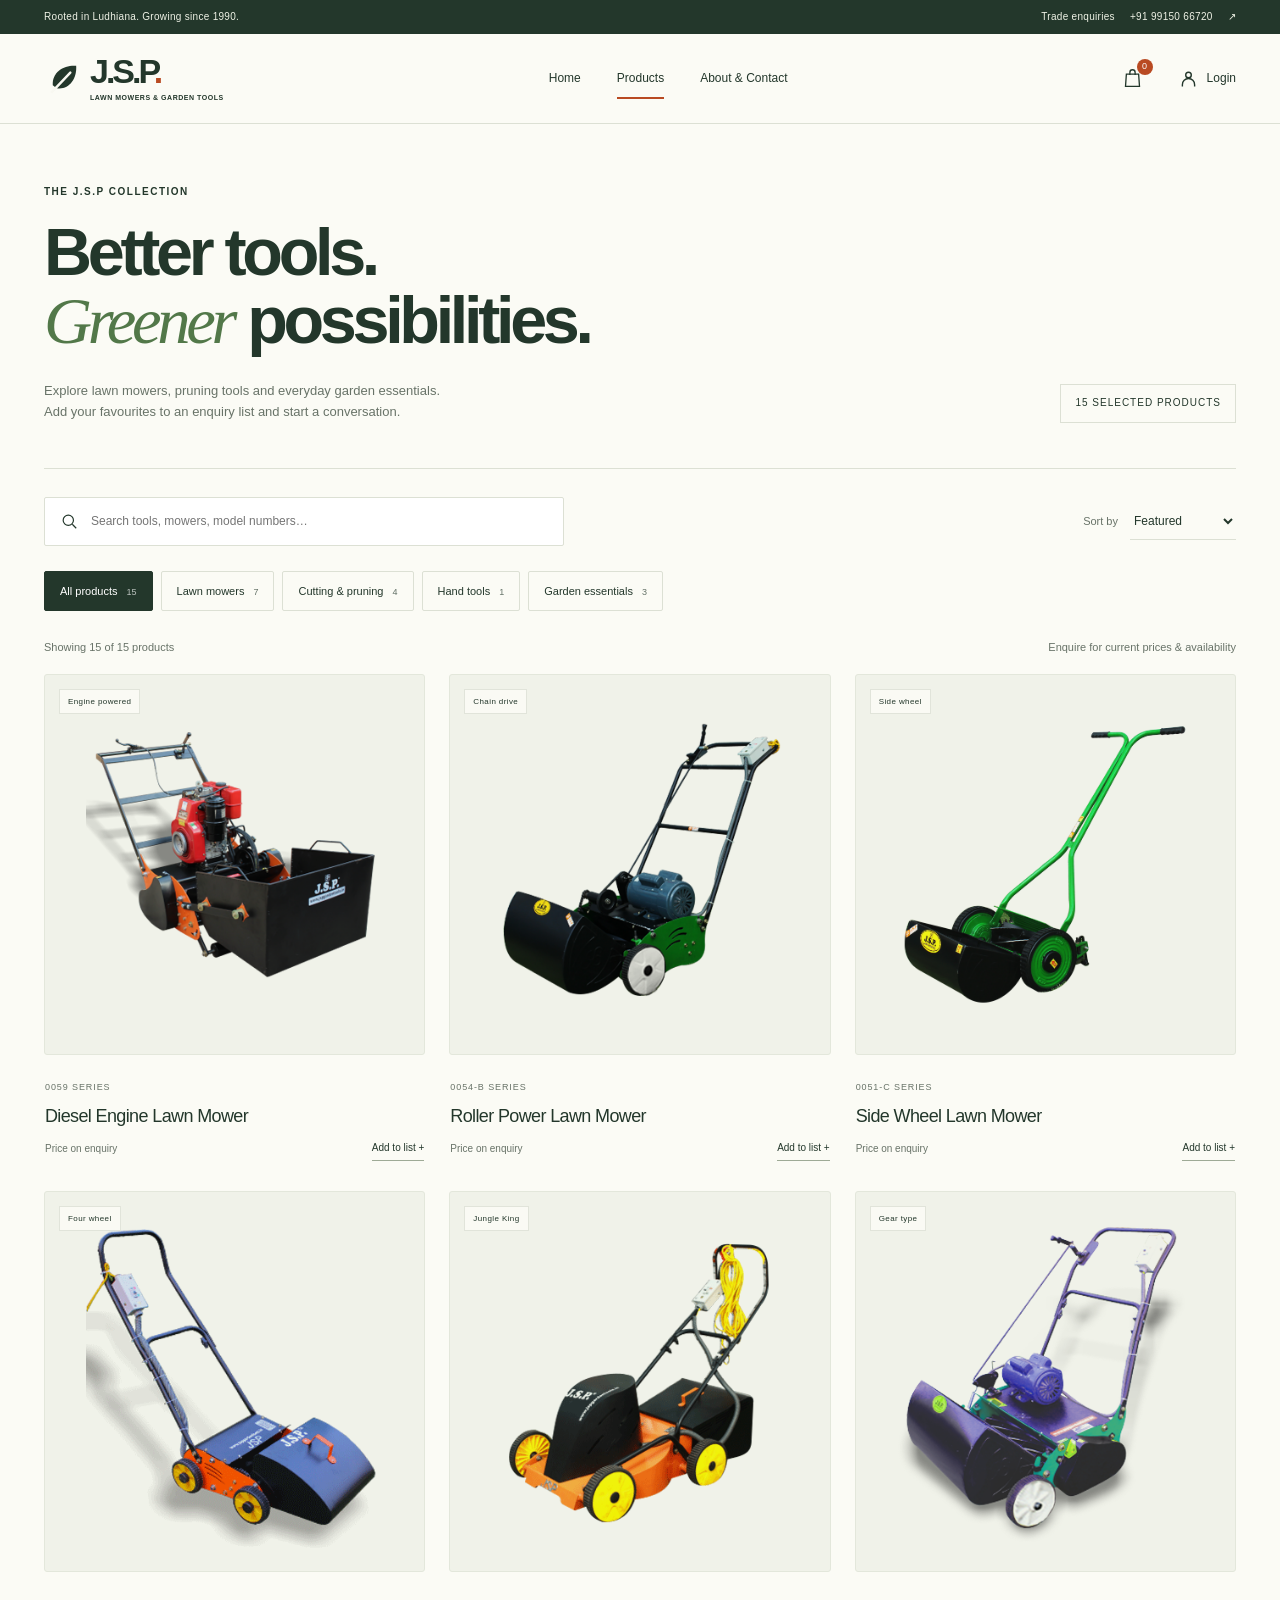
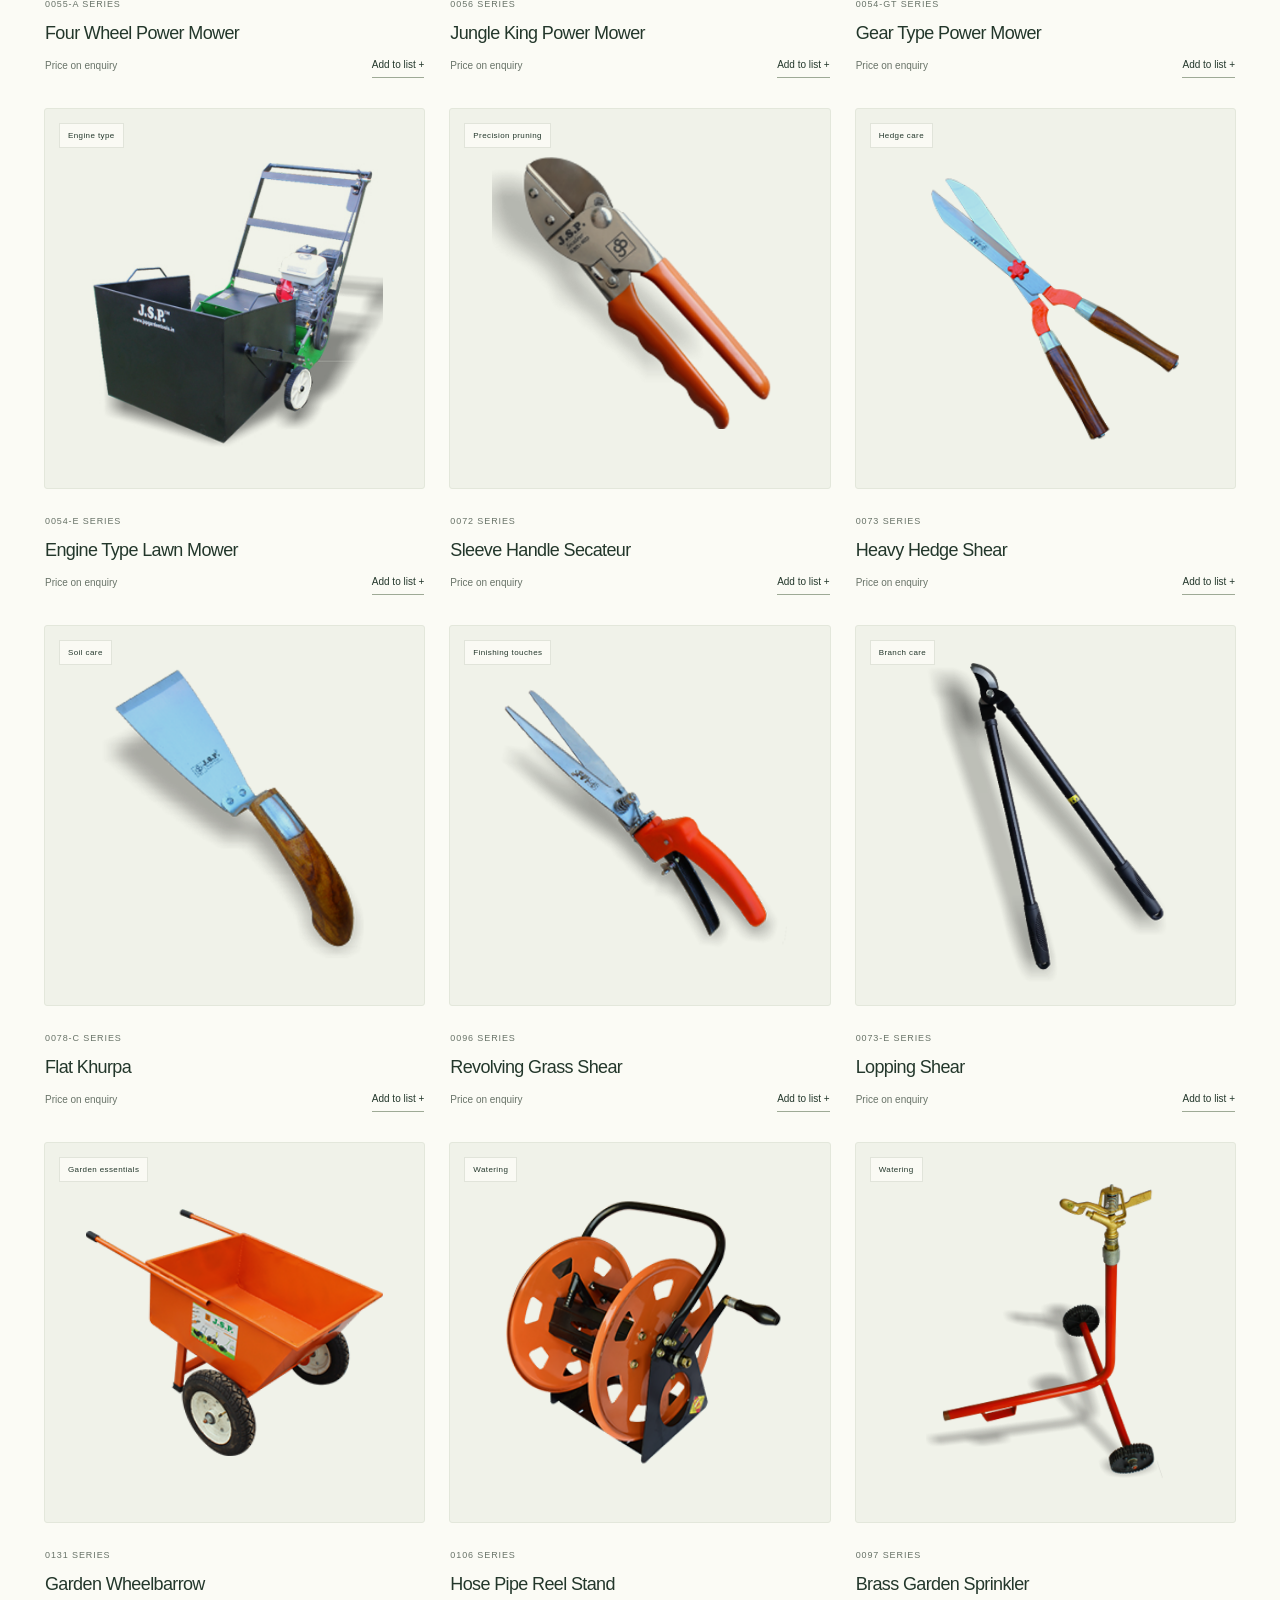
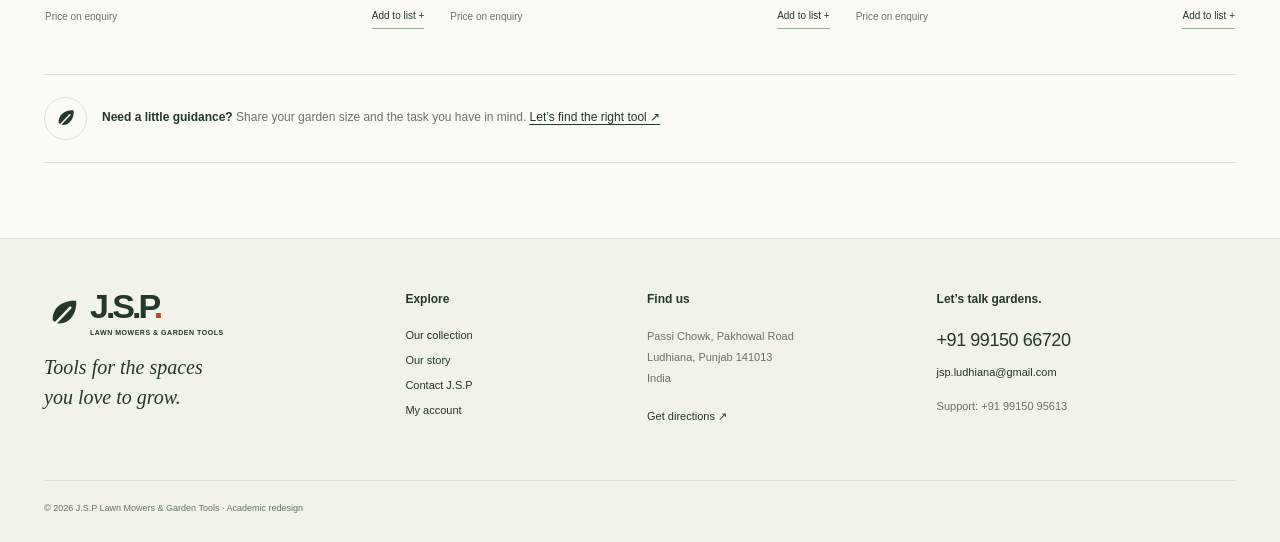
<file: products.html>
<!doctype html><html lang="en"><head><meta charset="utf-8"><meta name="viewport" content="width=device-width,initial-scale=1"><title>Explore the collection | J.S.P Garden Tools</title><meta name="description" content="Explore J.S.P lawn mowers, pruning tools and garden essentials. A four-page frontend redesign for the Ludhiana-based business established in 1990."><meta name="theme-color" content="#23372b"><link rel="icon" type="image/svg+xml" href="assets/favicon.svg"><link rel="stylesheet" href="assets/styles.css"><script defer src="assets/catalogue.js"></script><script defer src="assets/app.js"></script></head><body data-page="products"><a class="skip" href="#main">Skip to content</a>
 <div class="topbar"><div class="container"><span>Rooted in Ludhiana. Growing since 1990.</span><a href="tel:+919915066720">Trade enquiries <b>+91 99150 66720</b> ↗</a></div></div>
 <header class="site-header"><div class="container header-inner"><a class="brand" href="index.html" aria-label="J.S.P Garden Tools home"><span class="brand-symbol"><svg viewBox="0 0 40 40" aria-hidden="true" fill="none"><path d="M9 27C8 13 21 6 33 7c1 14-8 25-20 23" fill="currentColor"/><path d="M8 34L27 14" stroke="#f8f8f1" stroke-width="2.5" stroke-linecap="round"/></svg></span><span><b>J.S.P<span class="brand-dot">.</span></b><small>LAWN MOWERS &amp; GARDEN TOOLS</small></span></a><nav class="desktop-nav" aria-label="Main navigation"><a href="index.html" >Home</a><a href="products.html" aria-current="page" >Products</a><a href="about.html" >About & Contact</a></nav><div class="header-actions"><button class="icon-button enquiry-trigger" aria-label="Open enquiry list"><svg viewBox="0 0 24 24" fill="none" aria-hidden="true"><path d="M5 7h14l1 14H4L5 7Z" stroke="currentColor" stroke-width="1.5"/><path d="M9 8V5a3 3 0 0 1 6 0v3" stroke="currentColor" stroke-width="1.5"/></svg><span class="list-count">0</span></button><a class="login-link" href="login.html"><svg viewBox="0 0 24 24" fill="none" aria-hidden="true"><circle cx="12" cy="8" r="3.2" stroke="currentColor" stroke-width="1.6"/><path d="M5 21v-2a7 7 0 0 1 14 0v2" stroke="currentColor" stroke-width="1.6"/></svg><span data-account-label>Login</span></a><button class="menu-toggle icon-button" aria-label="Open navigation" aria-expanded="false" aria-controls="mobile-menu"><svg viewBox="0 0 24 24" aria-hidden="true"><path d="M4 7h16M4 12h16M4 17h16" fill="none" stroke="currentColor" stroke-width="1.7"/></svg></button></div></div><nav id="mobile-menu" class="mobile-nav" aria-label="Mobile navigation" hidden><a href="index.html" >Home</a><a href="products.html" aria-current="page" >Products</a><a href="about.html" >About & Contact</a><a href="login.html">My account</a></nav></header><main id="main">
<section class="page-intro container"><div class="eyebrow">THE J.S.P COLLECTION</div><h1>Better tools.<br><em>Greener</em> possibilities.</h1><div class="intro-bottom"><p>Explore lawn mowers, pruning tools and everyday garden essentials.<br>Add your favourites to an enquiry list and start a conversation.</p><span class="small-tag">15 SELECTED PRODUCTS</span></div></section>
<section class="container catalogue-section"><div class="catalogue-toolbar"><div class="search-field"><svg viewBox="0 0 24 24" fill="none" aria-hidden="true"><circle cx="10.5" cy="10.5" r="6.5" stroke="currentColor" stroke-width="1.5"/><path d="m15.5 15.5 5 5" stroke="currentColor" stroke-width="1.5"/></svg><label class="sr-only" for="product-search">Search products or model numbers</label><input id="product-search" type="search" placeholder="Search tools, mowers, model numbers…" autocomplete="off"></div><div class="sort-control"><label for="product-sort">Sort by</label><select id="product-sort"><option value="featured">Featured</option><option value="az">Name: A–Z</option><option value="za">Name: Z–A</option></select></div></div><div class="category-filters" role="group" aria-label="Product categories"><button class="filter active" data-category="all" aria-pressed="true">All products <span>15</span></button><button class="filter" data-category="mowers" aria-pressed="false">Lawn mowers <span>7</span></button><button class="filter" data-category="cutting" aria-pressed="false">Cutting &amp; pruning <span>4</span></button><button class="filter" data-category="handtools" aria-pressed="false">Hand tools <span>1</span></button><button class="filter" data-category="accessories" aria-pressed="false">Garden essentials <span>3</span></button></div><div class="catalogue-meta"><p id="results-count" aria-live="polite">Showing 15 products</p><span>Enquire for current prices &amp; availability</span></div><div class="product-grid" id="products-grid"></div><div class="empty-state" id="no-results" hidden><span class="empty-leaf"><svg viewBox="0 0 40 40" aria-hidden="true" fill="none"><path d="M9 27C8 13 21 6 33 7c1 14-8 25-20 23" fill="currentColor"/><path d="M8 34L27 14" stroke="#f8f8f1" stroke-width="2.5" stroke-linecap="round"/></svg></span><h2>No tools found.</h2><p>Try a different product name or clear your filters.</p><button id="reset-filters" class="button button-dark">Show all products</button></div><div class="catalogue-note"><span class="round-icon"><svg viewBox="0 0 40 40" aria-hidden="true" fill="none"><path d="M9 27C8 13 21 6 33 7c1 14-8 25-20 23" fill="currentColor"/><path d="M8 34L27 14" stroke="#f8f8f1" stroke-width="2.5" stroke-linecap="round"/></svg></span><p><strong>Need a little guidance?</strong> Share your garden size and the task you have in mind. <a href="about.html#contact">Let’s find the right tool ↗</a></p></div></section></main><footer class="site-footer"><div class="container footer-grid"><div><a class="brand" href="index.html" aria-label="J.S.P Garden Tools home"><span class="brand-symbol"><svg viewBox="0 0 40 40" aria-hidden="true" fill="none"><path d="M9 27C8 13 21 6 33 7c1 14-8 25-20 23" fill="currentColor"/><path d="M8 34L27 14" stroke="#f8f8f1" stroke-width="2.5" stroke-linecap="round"/></svg></span><span><b>J.S.P<span class="brand-dot">.</span></b><small>LAWN MOWERS &amp; GARDEN TOOLS</small></span></a><p>Tools for the spaces<br>you love to grow.</p></div><div><h3>Explore</h3><a href="products.html">Our collection</a><a href="about.html">Our story</a><a href="about.html#contact">Contact J.S.P</a><a href="login.html">My account</a></div><div><h3>Find us</h3><p>Passi Chowk, Pakhowal Road<br>Ludhiana, Punjab 141013<br>India</p><a href="https://www.google.com/maps/search/?api=1&query=JSP+Lawn+Mowers+Passi+Chowk+Pakhowal+Road+Ludhiana" target="_blank" rel="noopener noreferrer">Get directions ↗</a></div><div><h3>Let’s talk gardens.</h3><a class="footer-phone" href="tel:+919915066720">+91 99150 66720</a><a href="mailto:jsp.ludhiana@gmail.com">jsp.ludhiana@gmail.com</a><p>Support: <a href="tel:+919915095613">+91 99150 95613</a></p></div></div><div class="container footer-bottom"><span>© 2026 J.S.P Lawn Mowers &amp; Garden Tools · Academic redesign</span></div></footer><div id="toast" class="toast" role="status" aria-live="polite"></div><dialog id="product-dialog" class="product-dialog" aria-labelledby="product-title"><button class="dialog-close icon-button" data-close-dialog aria-label="Close product details">×</button><div id="product-details"></div></dialog><dialog id="enquiry-dialog" class="enquiry-dialog" aria-labelledby="list-title"><div class="dialog-heading"><div><span class="eyebrow">YOUR SELECTION</span><h2 id="list-title">Enquiry list<span class="brand-dot">.</span></h2></div><button class="icon-button" data-close-dialog aria-label="Close enquiry list">×</button></div><p class="muted">Keep the tools you’re interested in together.</p><div id="enquiry-items"></div><div id="list-actions"><a class="button button-dark" href="about.html#contact">Prepare an enquiry <svg viewBox="0 0 24 24" fill="none" aria-hidden="true"><path d="M5 12h14M13 6l6 6-6 6" stroke="currentColor" stroke-width="1.7" stroke-linecap="round" stroke-linejoin="round"/></svg></a><button class="text-button" id="download-list">Download list ↓</button></div><p class="small muted">Saved in this browser. Prices and availability are confirmed by J.S.P.</p></dialog><noscript><p class="noscript">Enable JavaScript to search products, manage your enquiry list and use the local login. Business contact details remain available above.</p></noscript></body></html>
</file>
<file: assets/styles.css>
/* J.S.P Garden Tools — responsive, dependency-free stylesheet. */
:root{--ink:#23372b;--muted:#687368;--paper:#fbfbf5;--sage:#e9eddf;--lime:#daeaa7;--orange:#b94a22;--line:#dce0d4;--white:#fff;--radius:4px}
*{box-sizing:border-box}html{scroll-behavior:smooth;scroll-padding-top:110px}body{margin:0;background:var(--paper);color:var(--ink);font-family:Arial,Helvetica,sans-serif;font-size:15px;line-height:1.65}a{color:inherit;text-decoration:none}button,input,select,textarea{font:inherit}button,a,input,select,textarea{-webkit-tap-highlight-color:transparent}button{cursor:pointer;color:inherit}button:disabled{cursor:wait;opacity:.6}a,button{touch-action:manipulation}button svg,a svg{width:21px;height:21px;flex-shrink:0}button{border:0;background:none}img{display:block;max-width:100%;height:auto}h1,h2,h3,h4,p{margin:0}h1,h2,h3,h4{line-height:1.1;letter-spacing:-.035em}p{margin:0 0 18px}h1{font-size:clamp(48px,6.5vw,92px);font-weight:600;letter-spacing:-.065em;line-height:1.02}h2{font-size:clamp(30px,3.6vw,47px);font-weight:500;letter-spacing:-.045em}h3{font-size:24px;font-weight:500}em{font-family:Georgia,'Times New Roman',serif;font-weight:400;color:#527849}strong,b{font-weight:600}::selection{background:var(--lime);color:var(--ink)}:focus-visible{outline:3px solid var(--orange);outline-offset:4px}[hidden]{display:none!important}.container{width:min(1260px,calc(100% - 88px));margin-inline:auto}.section{padding-block:90px}.eyebrow{font-size:10px;letter-spacing:.15em;font-weight:700;display:block;line-height:1.5}.muted{color:var(--muted)}.small{font-size:12px;line-height:1.6}.small-tag{font-size:10px;letter-spacing:.1em;border:1px solid var(--line);padding:10px 14px;white-space:nowrap}.brand-dot{color:var(--orange)}.sr-only{position:absolute;width:1px;height:1px;padding:0;overflow:hidden;clip:rect(0,0,0,0);white-space:nowrap;border:0}.skip{position:fixed;top:-100px;left:20px;padding:12px 20px;background:var(--ink);color:#fff;z-index:99}.skip:focus{top:10px}.topbar{background:var(--ink);color:#eff2e6;font-size:10px;letter-spacing:.03em}.topbar .container{min-height:34px;display:flex;justify-content:space-between;align-items:center}.topbar b{margin-inline:12px;font-weight:400}.site-header{position:sticky;top:0;z-index:20;background:rgba(251,251,245,.97);border-bottom:1px solid var(--line);backdrop-filter:blur(10px)}.header-inner{height:89px;display:flex;align-items:center;justify-content:space-between;gap:24px}.brand{display:flex;align-items:center;gap:9px;flex-shrink:0}.brand-symbol{display:grid;place-items:center;width:37px;height:45px;color:var(--ink)}.brand-symbol svg{width:39px;height:39px}.brand b{display:block;font-size:34px;letter-spacing:-3px;line-height:1}.brand small{display:block;font-size:7px;letter-spacing:.075em;margin-top:6px;line-height:1.2;font-weight:600}.desktop-nav{display:flex;align-items:center;gap:36px;font-size:12px}.desktop-nav a{padding:14px 0;position:relative}.desktop-nav a[aria-current]::after{content:'';position:absolute;height:2px;background:var(--orange);bottom:3px;left:0;right:0}.desktop-nav a:hover,.underlined-link:hover,.site-footer a:hover{color:var(--orange)}.header-actions{display:flex;align-items:center;gap:25px}.icon-button{display:inline-flex;align-items:center;justify-content:center;width:40px;height:40px;padding:8px;font-size:28px;line-height:1;border-radius:50%}.icon-button:hover{background:var(--sage)}.enquiry-trigger{position:relative}.list-count{position:absolute;right:0;top:0;min-width:16px;height:16px;display:grid;place-items:center;background:var(--orange);color:white;font-size:9px;border-radius:50%;line-height:1;padding:2px}.login-link{display:flex;align-items:center;gap:8px;font-size:12px}.menu-toggle{display:none}.mobile-nav{padding:10px 24px 22px;display:flex;flex-direction:column;gap:4px}.mobile-nav a{padding:10px}.mobile-nav a[aria-current]{color:var(--orange)}.button{display:inline-flex;align-items:center;justify-content:center;gap:20px;min-height:49px;padding:13px 23px;border-radius:2px;font-size:12px;font-weight:500;line-height:1.5;border:1px solid transparent;transition:background .2s,transform .2s}.button:hover{transform:translateY(-2px)}.button-dark{background:var(--ink);color:#fff}.button-dark:hover{background:#3b503c}.button-light{background:var(--paper);color:var(--ink)}.button-outline{border-color:#aeb9aa;background:transparent}.button-outline:hover{background:var(--sage)}.full-width{width:100%}.underlined-link{display:inline-flex;gap:14px;align-items:center;font-size:12px;border-bottom:1px solid currentColor;padding-bottom:4px;white-space:nowrap}.text-button{font-size:12px;padding:6px 0;text-decoration:underline;text-underline-offset:4px}.round-button{width:43px;height:43px;display:grid;place-items:center;border:1px solid #a4afa0;border-radius:50%;transition:background .2s}.round-button:hover{background:var(--lime)}.round-icon{width:43px;height:43px;border:1px solid var(--line);border-radius:50%;display:grid;place-items:center;flex-shrink:0}.round-icon svg{width:25px;height:25px}.status-dot{display:inline-block;width:6px;height:6px;background:var(--orange);border-radius:50%;margin:0 9px 1px 0}.hero{display:grid;grid-template-columns:1.03fr 1fr;padding-block:45px 52px;gap:44px}.hero-copy{padding-top:30px;display:flex;flex-direction:column;align-items:flex-start}.hero h1{margin-top:24px}.hero-copy>p{font-size:13px;color:var(--muted);line-height:1.8;margin-top:24px}.hero-buttons{display:flex;align-items:center;gap:25px;margin-top:10px}.hero-footnote{margin-top:43px;display:flex;gap:12px;align-items:center;font-size:10px;line-height:1.65}.hero-footnote b{display:block}.hero-footnote small{font-size:10px;color:var(--muted)}.hero-art{background:#e7ebdc;position:relative;isolation:isolate;min-height:590px;overflow:hidden;border-radius:3px}.hero-orbit{position:absolute;width:400px;height:400px;border:1px solid #c6cfb9;border-radius:50%;top:75px;left:50%;transform:translateX(-50%);z-index:-1}.hero-orbit::after{content:'';position:absolute;inset:25px;border:1px solid #d4dcc8;border-radius:50%}.hero-stamp{position:absolute;right:25px;top:25px;width:68px;height:68px;display:flex;flex-direction:column;align-items:center;justify-content:center;border:1px solid #a4af96;border-radius:50%;font-size:8px;line-height:1.5;transform:rotate(12deg)}.hero-stamp b{font-size:20px;font-family:Georgia,serif;letter-spacing:-1px}.vertical-label{position:absolute;left:20px;top:30px;writing-mode:vertical-rl;font-size:8px;letter-spacing:.14em}.hero-watermark{position:absolute;top:140px;left:0;right:0;text-align:center;font-size:clamp(70px,10vw,145px);font-weight:700;color:#d4dcc6;letter-spacing:-.08em;z-index:-1}.hero-mower{position:absolute;width:84%;height:79%;object-fit:contain;left:8%;top:28px;filter:drop-shadow(0 20px 12px #35482517)}.hero-product{position:absolute;bottom:25px;left:28px;right:28px;border-top:1px solid #c7cfbc;padding-top:20px;display:flex;align-items:center;justify-content:space-between;gap:20px}.hero-product strong{display:block;font-size:17px;letter-spacing:-.03em;margin:6px 0 2px}.hero-product span:not(.eyebrow){font-size:11px;color:var(--muted)}.trust-strip{border-top:1px solid var(--line);border-bottom:1px solid var(--line);background:#f0f2e8;font-size:11px}.trust-strip .container{display:flex;justify-content:space-between;align-items:center;min-height:70px;gap:16px}.trust-strip span b{font-weight:500;margin-left:4px}.trust-strip a{font-size:10px;font-weight:600}.section-heading{display:flex;justify-content:space-between;align-items:flex-end;gap:25px;margin-bottom:34px}.section-heading .eyebrow{margin-bottom:13px}.section-heading p{font-size:12px;color:var(--muted);margin:0 0 3px}.category-grid{display:grid;grid-template-columns:1.15fr 1fr 1fr;gap:18px}.category-card{position:relative;min-height:380px;background:#eef0e7;padding:28px;overflow:hidden;display:flex;flex-direction:column;border-radius:3px}.category-card:nth-child(2){background:#efeae2}.category-card:nth-child(3){background:#e9eddf}.category-card h3{font-size:26px;margin-top:9px}.category-card p{font-size:11px;margin-top:10px;color:var(--muted)}.category-card img{height:235px;width:75%;object-fit:contain;position:absolute;right:10px;bottom:39px;mix-blend-mode:multiply;transition:transform .4s}.category-card:nth-child(2) img{width:88%;right:0}.category-card:hover img{transform:translateY(-5px) rotate(-2deg)}.category-bottom{margin-top:auto;font-size:11px;display:flex;align-items:center;justify-content:space-between;position:relative;z-index:1}.featured-section{background:#f3f4ec;border-block:1px solid var(--line)}.product-grid{display:grid;grid-template-columns:repeat(3,minmax(0,1fr));gap:30px 24px}.featured-grid{grid-template-columns:repeat(4,minmax(0,1fr));gap:20px}.product-card{position:relative;min-width:0}.product-image{position:relative;aspect-ratio:1/1;background:#f0f2e9;overflow:hidden;border:1px solid #e3e7db;border-radius:3px;display:block;width:100%;padding:20px}.featured-section .product-image{background:var(--paper);border:0}.product-image img{width:100%;height:100%;object-fit:contain;mix-blend-mode:multiply;transition:transform .3s}.product-image:hover img{transform:scale(1.04)}.product-tag{position:absolute;left:14px;top:14px;font-size:8px;letter-spacing:.05em;background:rgba(251,251,245,.94);padding:5px 8px;z-index:1;border:1px solid #e1e4da}.product-info{padding:18px 1px 0}.product-model{font-size:9px;color:var(--muted);letter-spacing:.1em}.product-name{font-size:18px;line-height:1.3;margin:7px 0 9px}.product-name button{text-align:left;padding:0;line-height:inherit;letter-spacing:inherit;font:inherit}.product-name button:hover{color:var(--orange)}.product-card-bottom{display:flex;justify-content:space-between;align-items:center;gap:10px;font-size:10px}.product-card-bottom span{color:var(--muted)}.add-button{font-size:10px;border-bottom:1px solid #9eaa96;padding:3px 0;white-space:nowrap}.add-button[aria-pressed=true]{color:#497234}.add-button:hover{color:var(--orange)}.story-section{display:grid;grid-template-columns:1fr 1fr;gap:8%;align-items:center}.story-image{position:relative;min-height:375px}.story-image>img{width:100%;height:375px;object-fit:cover;border-radius:3px}.image-note{position:absolute;right:20px;bottom:20px;left:20px;background:var(--paper);padding:16px 20px;font-family:Georgia,serif;font-size:20px;font-style:italic}.story-copy h2{margin:16px 0 23px}.story-copy p{color:var(--muted);font-size:13px;line-height:1.8;max-width:460px}.story-copy .button{margin-top:10px}.cta-section{background:var(--ink);color:var(--paper);padding:45px 55px;display:flex;justify-content:space-between;align-items:center;gap:30px;margin-bottom:85px;border-radius:3px;position:relative;overflow:hidden}.cta-section .eyebrow{color:var(--lime);margin-bottom:15px}.cta-section h2{font-size:38px}.cta-section .button{flex-shrink:0}.site-footer{padding-top:50px;border-top:1px solid var(--line);background:#f1f3e9}.footer-grid{display:grid;grid-template-columns:1.3fr .8fr 1fr 1.25fr;gap:50px;padding-bottom:45px}.footer-grid h3{font-size:12px;font-weight:600;margin:4px 0 20px;letter-spacing:0}.footer-grid>div>a:not(.brand){display:block;font-size:11px;margin-bottom:7px}.footer-grid p{font-size:11px;line-height:1.9;margin-top:15px;color:var(--muted)}.footer-grid .brand+p{font-family:Georgia,serif;font-style:italic;font-size:20px;line-height:1.5;color:var(--ink)}.footer-grid .footer-phone{font-size:18px!important;letter-spacing:-.025em}.footer-bottom{border-top:1px solid var(--line);padding:20px 0 26px;display:flex;justify-content:space-between;gap:20px;font-size:9px;color:var(--muted)}.page-intro{padding:60px 0 45px}.page-intro h1{font-size:clamp(46px,5.2vw,72px);margin-top:20px}.intro-bottom{display:flex;justify-content:space-between;align-items:flex-end;gap:24px;margin-top:25px}.intro-bottom p{color:var(--muted);font-size:13px;margin-bottom:0}.catalogue-section{padding-bottom:75px}.catalogue-toolbar{border-top:1px solid var(--line);padding-top:28px;display:flex;justify-content:space-between;align-items:center;gap:30px}.search-field{position:relative;width:min(520px,60%)}.search-field svg{width:19px;height:19px;position:absolute;left:16px;top:15px}.search-field input{width:100%;padding:13px 18px 13px 46px;border:1px solid var(--line);background:#fff;font-size:12px;border-radius:2px;height:49px}.sort-control{display:flex;align-items:center;gap:12px;font-size:11px}.sort-control label{color:var(--muted)}.sort-control select{border:0;border-bottom:1px solid var(--line);padding:10px 25px 10px 0;background:transparent;color:var(--ink);font-size:12px}.category-filters{display:flex;gap:8px;flex-wrap:wrap;padding-top:25px}.filter{padding:10px 15px;border:1px solid var(--line);font-size:11px;border-radius:2px}.filter span{margin-left:6px;font-size:9px;opacity:.7}.filter.active{background:var(--ink);border-color:var(--ink);color:white}.filter:hover:not(.active){background:var(--sage)}.catalogue-meta{display:flex;justify-content:space-between;margin:27px 0 18px;gap:16px;color:var(--muted);font-size:11px}.catalogue-meta p{margin:0}.catalogue-note{display:flex;align-items:center;gap:15px;margin-top:45px;border-block:1px solid var(--line);padding:22px 0}.catalogue-note p{font-size:12px;margin:0;color:var(--muted)}.catalogue-note strong{color:var(--ink)}.catalogue-note a{color:var(--ink);text-decoration:underline;text-underline-offset:3px}.empty-state{text-align:center;padding:60px 20px;background:var(--sage)}.empty-leaf{display:inline-block;width:45px}.empty-state h2{font-size:30px;margin:15px 0}.empty-state p{color:var(--muted)}.about-intro{display:flex;align-items:center;justify-content:space-between;gap:30px}.heritage-block{width:180px;height:180px;border:1px solid #a3b091;border-radius:50%;display:flex;flex-direction:column;align-items:center;justify-content:center;flex-shrink:0;margin-right:35px}.heritage-block strong{font-size:63px;font-family:Georgia,serif;line-height:1.3;letter-spacing:-.06em;font-weight:400}.heritage-block span{font-size:9px;letter-spacing:.1em}.about-story{display:grid;grid-template-columns:1.1fr 1fr;gap:65px;align-items:center;padding:15px 0 70px}.about-photo{position:relative}.about-photo img{height:390px;width:100%;object-fit:cover}.about-photo>span{position:absolute;bottom:0;left:0;right:0;background:#23372be6;color:#fff;padding:18px 24px;font-size:13px;font-family:Georgia,serif;font-style:italic}.about-story-copy h2{margin:16px 0 24px;font-size:37px}.about-story-copy p{font-size:13px;color:var(--muted)}.about-story-copy .underlined-link{margin-top:12px}.approach-grid{display:grid;grid-template-columns:repeat(3,1fr);border-block:1px solid var(--line);margin-bottom:80px;padding-block:30px;gap:42px}.approach-number{font-size:10px;color:var(--orange);display:block;margin-bottom:20px}.approach-grid h3{font-size:22px;margin-bottom:13px}.approach-grid p{font-size:12px;color:var(--muted);margin:0}.contact-section{background:#e9eddf;padding:70px 0}.contact-grid{display:grid;grid-template-columns:1fr 1.1fr;gap:8%}.contact-copy h2{font-size:80px;letter-spacing:-.06em;margin:14px 0 23px}.contact-copy>p{font-size:13px;color:var(--muted)}.contact-detail{margin-top:30px}.contact-detail>span{display:block;font-size:9px;letter-spacing:.12em;font-weight:600;margin-bottom:10px}.contact-detail>a:not(.underlined-link){display:block;font-size:24px;letter-spacing:-.03em}.contact-detail .contact-email{font-size:13px!important;letter-spacing:0!important;margin-top:5px}.contact-detail p{font-size:12px;color:var(--muted);margin-bottom:10px}.location-details{margin-top:23px;font-size:12px}.location-details summary{cursor:pointer}.location-details p{margin:12px 0 0;color:var(--muted)}.contact-form-wrap{background:var(--paper);padding:35px;border-radius:3px}.contact-form-wrap h3{font-size:26px;margin-bottom:12px}.contact-form-wrap>p{font-size:12px;margin-bottom:25px}.field{margin-bottom:18px}.field label{display:block;font-size:11px;font-weight:500;margin-bottom:7px}.field label span{color:var(--muted);font-weight:400}.field input,.field select,.field textarea{width:100%;border:1px solid #d3d9ca;background:#fff;border-radius:2px;padding:12px 13px;color:var(--ink);font-size:12px;line-height:1.7;min-height:46px}.field textarea{resize:vertical;min-height:100px}.field input::placeholder,.field textarea::placeholder{color:#8b9386}.field input:focus,.field textarea:focus,.field select:focus{border-color:#6e855f}.form-row{display:grid;grid-template-columns:1fr 1fr;gap:17px}.contact-form-wrap .small{font-size:10px;margin:12px 0 0}.contact-selection{font-size:11px;padding:12px;background:var(--sage);margin-bottom:18px}.contact-selection button{text-decoration:underline;font-size:11px}.faq-section{display:grid;grid-template-columns:.8fr 1.3fr;gap:75px}.faq-section h2{margin-top:15px}.faq-list details{border-bottom:1px solid var(--line)}.faq-list summary{cursor:pointer;font-size:14px;padding:21px 28px 21px 0;list-style:none;position:relative}.faq-list summary::after{content:'+';position:absolute;right:0;font-size:21px;top:14px}.faq-list details[open] summary::after{content:'−'}.faq-list p{font-size:12px;color:var(--muted);padding-right:30px}.account-shell{display:grid;grid-template-columns:1fr 1fr;gap:0;margin-block:48px 70px;min-height:670px;background:#f0f2e9;border-radius:3px;overflow:hidden}.account-art{position:relative;min-height:670px}.account-art>img{width:100%;height:100%;object-fit:cover;position:absolute;inset:0}.account-art::after{content:'';position:absolute;inset:0;background:linear-gradient(120deg,#112617e8,#11261773)}.account-art-overlay{position:relative;z-index:1;padding:55px 44px;color:white;height:100%;display:flex;flex-direction:column;align-items:flex-start}.account-art-overlay .eyebrow{color:#d7e7bd}.account-art h1{font-size:clamp(46px,5vw,70px);margin:55px 0 28px}.account-art h1 em{color:#d5e4ac}.account-art p{font-size:13px;color:#e0e6d9;line-height:1.9}.art-link{display:flex;align-items:center;gap:20px;margin-top:auto;border-top:1px solid #ffffff45;width:100%;padding-top:20px;font-size:12px}.account-panel{padding:55px min(5vw,65px);align-self:center;min-width:0}.account-panel h2{font-size:38px;margin:15px 0 12px}.account-panel>.muted,.account-panel #auth-subtitle{font-size:13px}.auth-tabs{display:flex;border-bottom:1px solid #cdd5c4;margin:30px 0 25px}.auth-tabs button{width:50%;font-size:12px;padding:12px;border-bottom:2px solid transparent;margin-bottom:-1px;color:var(--muted)}.auth-tabs button.active{color:var(--ink);border-bottom-color:var(--ink);font-weight:600}.password-field{position:relative}.password-field input{padding-right:62px}.password-toggle{position:absolute;right:10px;top:8px;padding:7px 4px;font-size:10px}.login-options{display:flex;align-items:center;justify-content:space-between;gap:15px;margin-bottom:22px}.checkbox-label{display:flex;align-items:flex-start;gap:7px;font-size:10px;line-height:1.7}.checkbox-label input{accent-color:var(--ink);margin:2px 0 0;width:14px;height:14px;flex-shrink:0}.login-options .text-button{font-size:10px}.consent{margin:5px 0 20px}.local-note{font-size:10px;line-height:1.7;color:var(--muted);border-top:1px solid #d6ddcc;margin-top:24px;padding-top:18px}.guest-link{display:flex;align-items:center;justify-content:center;gap:12px;font-size:11px;margin-top:20px}.auth-message{padding:12px 14px;margin-top:17px;background:#f9e4d8;border:1px solid #e3bba5;font-size:11px;color:#693921}.auth-message.success{background:#e2edcf;border-color:#b0c58e;color:var(--ink)}.profile-summary{background:#e4e9d9;padding:25px;margin:28px 0}.profile-summary>span{font-size:9px;letter-spacing:.12em}.profile-summary h3{font-size:27px;margin:15px 0}.profile-summary p{font-size:12px}.account-management{border-top:1px solid #d2d9c8;margin-top:30px;padding-top:23px;display:flex;gap:20px;align-items:center}.danger-link{color:#9c3b2d}.toast{position:fixed;bottom:25px;left:50%;transform:translate(-50%,20px);background:var(--ink);color:white;padding:14px 24px;font-size:12px;box-shadow:0 8px 30px #23372b22;z-index:100;opacity:0;pointer-events:none;transition:opacity .2s,transform .2s;max-width:calc(100vw - 32px);border-radius:3px}.toast.visible{opacity:1;transform:translate(-50%,0)}dialog{padding:0;border:1px solid var(--line);border-radius:4px;color:var(--ink);background:var(--paper);max-width:calc(100% - 32px);max-height:90vh;box-shadow:0 20px 100px #142b3340}dialog::backdrop{background:#13261bc2;backdrop-filter:blur(4px)}.dialog-close{position:absolute;right:12px;top:12px;z-index:2;background:#ffffffc9}.product-dialog{width:800px}.product-detail-grid{display:grid;grid-template-columns:1fr 1fr;min-height:420px}.detail-image{background:var(--sage);display:flex;align-items:center;justify-content:center;padding:30px}.detail-image img{width:100%;max-height:350px;object-fit:contain;mix-blend-mode:multiply}.detail-copy{padding:55px 32px 35px}.detail-copy h2{font-size:30px;margin:14px 0 18px}.detail-copy p{font-size:12px;color:var(--muted)}.detail-spec{border-block:1px solid var(--line);padding-block:15px;font-size:12px;margin:22px 0}.detail-copy .source-link{display:block;font-size:10px;text-decoration:underline;margin-top:17px}.enquiry-dialog{width:590px;padding:30px}.dialog-heading{display:flex;align-items:center;justify-content:space-between;gap:20px;margin-bottom:18px}.dialog-heading h2{font-size:34px}.dialog-heading .eyebrow{margin-bottom:8px}.enquiry-dialog>p{font-size:12px}.enquiry-item{display:grid;grid-template-columns:65px 1fr 35px;gap:16px;align-items:center;padding:15px 0;border-top:1px solid var(--line)}.enquiry-item img{width:65px;height:75px;object-fit:contain;mix-blend-mode:multiply}.enquiry-item h3{font-size:15px;margin-bottom:6px}.enquiry-item p{font-size:10px;color:var(--muted);margin:0}.remove-item{font-size:22px}.list-empty{padding:25px 0}.list-empty p{font-size:13px;color:var(--muted)}#list-actions{padding:20px 0;display:flex;align-items:center;justify-content:space-between;gap:20px}.small-dialog{width:460px;padding:28px}.small-dialog h2{font-size:25px}.small-dialog>p{font-size:13px;color:var(--muted)}#enquiry-preview{border-top:1px solid var(--line);padding-top:25px;margin-top:25px}#enquiry-preview h4{font-size:19px;line-height:1.4}#enquiry-text{white-space:pre-wrap;overflow-wrap:anywhere;max-height:280px;overflow:auto;background:var(--sage);padding:18px;font:11px/1.8 Arial,sans-serif}.preview-actions{display:flex;gap:10px;flex-wrap:wrap}.preview-actions .button{font-size:11px;padding:12px 15px}.noscript{padding:20px;background:#f4dfc4;font-size:13px;text-align:center}
@media(min-width:1600px){.hero h1{font-size:96px}.hero-art{min-height:620px}}
@media(max-width:1100px){.container{width:calc(100% - 56px)}.hero{gap:25px}.hero-art{min-height:560px}.hero-copy{padding-top:25px}.hero-buttons{gap:16px;flex-wrap:wrap}.hero-footnote{margin-top:30px}.desktop-nav{gap:22px}.header-actions{gap:15px}.featured-grid{grid-template-columns:repeat(2,1fr);gap:30px}.featured-grid .product-image{aspect-ratio:1.15}.category-card{padding:22px;min-height:350px}.category-card h3{font-size:23px}.category-card img{height:210px;bottom:50px}.footer-grid{gap:25px}.account-panel{padding:40px 35px}.account-art-overlay{padding:45px 30px}.contact-grid{gap:5%}.contact-form-wrap{padding:28px}.hero-product strong{font-size:15px}.product-card-bottom{font-size:9px}}
@media(max-width:800px){.container{width:calc(100% - 40px)}.header-inner{height:78px}.desktop-nav{display:none}.menu-toggle{display:inline-flex}.header-actions{gap:10px}.hero{gap:20px;padding-top:30px;grid-template-columns:1fr 1fr}.hero h1{font-size:58px}.hero-copy{padding-top:10px}.hero-copy>p{font-size:12px;margin-top:20px}.hero-art{min-height:500px}.hero-orbit{width:270px;height:270px;top:100px}.hero-watermark{top:145px;font-size:85px}.hero-mower{width:94%;left:3%;height:75%;top:20px}.hero-stamp{right:15px;top:15px;width:56px;height:56px}.vertical-label{left:12px;top:23px;font-size:7px}.hero-product{left:18px;right:18px;bottom:18px;padding-top:15px;gap:10px}.hero-product strong{font-size:14px}.hero-product .eyebrow{font-size:8px}.hero-product span:not(.eyebrow){font-size:9px}.hero-product .round-button{width:35px;height:35px;flex-shrink:0}.hero-buttons .button{font-size:11px;padding:12px 17px;gap:10px}.hero-footnote{gap:8px}.hero-footnote b,.hero-footnote small{font-size:8px}.hero-footnote .round-icon{width:33px;height:33px}.section{padding-block:65px}.trust-strip .container{display:grid;grid-template-columns:1fr 1fr;gap:10px 20px;padding-block:15px;min-height:70px}.category-grid{grid-template-columns:1fr 1fr}.category-large{grid-column:1/-1;min-height:280px}.category-large img{height:250px;width:50%;right:5%;bottom:15px}.category-large .category-bottom{width:43%}.category-card:not(.category-large){min-height:340px}.category-card h3{font-size:25px}.story-section{gap:35px}.story-image,.story-image>img{height:370px;min-height:0}.image-note{left:12px;right:12px;bottom:12px;font-size:18px;padding:12px 15px}.story-copy p{font-size:12px}.cta-section{padding:35px;gap:25px;margin-bottom:60px}.cta-section h2{font-size:31px}.cta-section .button{font-size:11px;padding:12px 15px}.footer-grid{grid-template-columns:1.2fr 1fr;gap:30px 45px}.footer-bottom{flex-direction:column;gap:8px}.product-grid{grid-template-columns:repeat(2,minmax(0,1fr));gap:30px 18px}.about-intro h1{font-size:52px}.heritage-block{width:135px;height:135px;margin:0}.heritage-block strong{font-size:46px}.heritage-block span{font-size:7px}.about-story{gap:30px}.about-story-copy h2{font-size:29px}.about-photo img{height:370px}.approach-grid{gap:25px}.approach-grid h3{font-size:19px}.contact-copy h2{font-size:64px}.contact-grid{grid-template-columns:1fr 1.2fr;gap:30px}.contact-form-wrap{padding:24px}.contact-form-wrap h3{font-size:23px}.form-row{grid-template-columns:1fr;gap:0}.faq-section{gap:35px;grid-template-columns:.8fr 1.3fr}.account-shell{grid-template-columns:.85fr 1fr;min-height:650px}.account-art{min-height:650px}.account-art h1{font-size:46px}.account-art-overlay{padding:35px 25px}.account-art-overlay .eyebrow{font-size:8px}.account-panel{padding:35px 25px}.account-panel h2{font-size:30px}.login-options{align-items:flex-start;gap:8px;flex-direction:column}.account-management{gap:13px;flex-wrap:wrap}}
@media(max-width:700px){body{font-size:14px}.container{width:calc(100% - 36px)}.topbar{font-size:9px}.topbar .container{min-height:29px}.topbar a{font-size:0}.topbar a b{font-size:9px;margin:0}.brand b{font-size:29px}.brand small{font-size:6px}.brand-symbol{width:31px}.brand-symbol svg{width:32px;height:32px}.header-inner{gap:12px;height:73px}.header-actions{gap:3px}.header-actions .icon-button{width:34px;height:36px}.login-link{padding:7px;font-size:0;gap:0}.login-link svg{width:20px;height:20px}.hero{grid-template-columns:1fr;padding-block:35px 28px;gap:28px}.hero-copy{padding-top:0}.hero h1{font-size:clamp(48px,16vw,65px);margin-top:20px}.hero-copy>p{font-size:13px;margin-top:20px}.hero .eyebrow{font-size:9px}.hero-buttons{margin-top:4px;gap:20px}.hero-buttons .button{min-height:48px}.hero-buttons .underlined-link{font-size:11px}.hero-footnote{margin-top:25px}.hero-footnote b,.hero-footnote small{font-size:9px}.hero-art{min-height:440px}.hero-mower{height:82%;width:88%;left:6%;top:0}.hero-orbit{width:290px;height:290px;top:40px}.hero-watermark{font-size:108px;top:85px}.hero-product{left:23px;right:23px;bottom:20px}.hero-product strong{font-size:16px}.hero-product .eyebrow{font-size:8px}.hero-stamp{top:20px;right:22px}.vertical-label{top:24px;left:17px}.hero-product span:not(.eyebrow){font-size:10px}.trust-strip{font-size:9px}.trust-strip .container{gap:10px;padding-block:17px}.trust-strip span b{margin-left:0}.trust-strip a{font-size:9px}.section{padding-block:48px}.section-heading{align-items:flex-start;flex-direction:column;gap:17px;margin-bottom:27px}.section-heading h2{font-size:33px}.section-heading .eyebrow{font-size:9px;margin-bottom:10px}.section-heading>p{margin-top:-4px}.category-grid{gap:12px}.category-card{padding:18px}.category-large{min-height:250px}.category-large h3{font-size:26px}.category-large img{height:215px;right:0;width:55%;bottom:20px}.category-large p{max-width:150px;font-size:10px}.category-card:not(.category-large){min-height:290px}.category-card:not(.category-large) h3{font-size:22px}.category-card .eyebrow{font-size:7px;letter-spacing:.07em}.category-card:not(.category-large) img{width:100%;height:180px;right:0;bottom:43px}.category-bottom{font-size:9px}.category-bottom svg{width:18px}.product-grid,.featured-grid{gap:25px 13px}.product-image{padding:14px 9px;aspect-ratio:.87}.product-tag{left:8px;top:9px;font-size:7px;padding:3px 5px}.product-name{font-size:16px;line-height:1.3;margin:7px 0 12px;min-height:41px}.product-info{padding-top:12px}.product-model{font-size:8px}.product-card-bottom{flex-direction:column;align-items:flex-start;gap:5px;font-size:9px}.add-button{font-size:10px;min-height:32px}.story-section{grid-template-columns:1fr;gap:30px}.story-image,.story-image>img{height:290px}.story-copy h2{font-size:37px;margin:12px 0 19px}.story-copy p{font-size:13px}.cta-section{padding:30px 25px;flex-direction:column;align-items:flex-start;gap:24px;margin-bottom:45px}.cta-section h2{font-size:30px}.cta-section .eyebrow{font-size:8px}.footer-grid{gap:32px 22px;padding-bottom:35px}.footer-grid .brand{gap:3px}.footer-grid .brand-symbol{width:27px}.footer-grid .brand small{font-size:5px}.footer-grid>div:nth-child(4){min-width:0}.footer-grid .footer-phone{font-size:15px!important}.footer-grid>div>a:not(.brand){font-size:10px;overflow-wrap:anywhere}.footer-grid p{font-size:10px}.footer-grid .brand+p{font-size:18px}.footer-bottom{font-size:8px}.page-intro{padding:35px 0 28px}.page-intro h1{font-size:49px;margin-top:17px}.intro-bottom{flex-direction:column;align-items:flex-start;gap:17px;margin-top:20px}.intro-bottom p{font-size:12px}.intro-bottom br{display:none}.small-tag{font-size:8px;padding:7px 10px}.catalogue-toolbar{flex-direction:column;gap:15px;align-items:stretch;padding-top:22px}.search-field{width:100%}.sort-control{align-self:flex-end}.sort-control select{padding-block:6px}.category-filters{gap:7px;padding-top:16px}.filter{padding:8px 11px;font-size:10px}.filter span{font-size:8px}.catalogue-meta{flex-direction:column;gap:3px;margin:22px 0 17px;font-size:10px}.catalogue-note{margin-top:32px}.catalogue-note p{font-size:11px}.catalogue-section{padding-bottom:45px}.about-intro{align-items:flex-start;gap:15px}.about-intro h1{font-size:40px}.about-intro .eyebrow{font-size:8px}.heritage-block{display:none}.about-story{grid-template-columns:1fr;gap:26px;padding-bottom:35px}.about-photo img{height:270px}.about-story-copy .eyebrow{font-size:8px}.about-story-copy h2{font-size:32px}.about-story-copy p{font-size:12px}.approach-grid{grid-template-columns:1fr;gap:25px;padding-block:27px;margin-bottom:45px}.approach-number{margin-bottom:10px}.approach-grid h3{font-size:23px;margin-bottom:10px}.contact-section{padding-block:42px}.contact-grid{grid-template-columns:1fr;gap:35px}.contact-copy h2{font-size:65px}.contact-form-wrap{padding:25px 20px}.contact-form-wrap h3{font-size:25px}.form-row{grid-template-columns:1fr 1fr;gap:12px}.contact-detail>a:not(.underlined-link){font-size:26px}.faq-section{grid-template-columns:1fr;gap:20px}.faq-section h2{font-size:36px}.faq-section h2 br{display:none}.faq-list summary{font-size:13px}.account-shell{grid-template-columns:1fr;margin-block:28px 45px}.account-art{min-height:290px}.account-art-overlay{padding:27px}.account-art h1{font-size:44px;margin:22px 0 16px}.account-art h1 br:nth-child(2){display:none}.account-art h1 em::before{content:' '}.account-art p{font-size:11px;margin:0}.account-art .art-link{display:none}.account-panel{padding:32px 25px}.account-panel h2{font-size:34px}.account-panel .eyebrow{font-size:9px}.login-options{flex-direction:row;align-items:center}.local-note{font-size:10px}.product-detail-grid{grid-template-columns:1fr}.detail-image{height:250px;padding:22px}.detail-image img{height:100%}.detail-copy{padding:25px}.detail-copy h2{font-size:28px;margin:12px 0}.detail-spec{margin:15px 0}.enquiry-dialog{padding:23px}.dialog-heading h2{font-size:28px}.enquiry-item{grid-template-columns:45px 1fr 28px;gap:12px}.enquiry-item img{width:45px;height:60px}.enquiry-item h3{font-size:14px}#list-actions{flex-direction:column;align-items:stretch;gap:10px}.small-dialog{padding:24px}.small-dialog h2{font-size:22px}.small-dialog .dialog-heading{gap:10px}.contact-form-wrap .small{font-size:10px}.toast{bottom:18px;font-size:11px;padding:12px 18px;width:max-content}.desktop-only{display:none}}
@media(prefers-reduced-motion:reduce){html{scroll-behavior:auto}*,*::before,*::after{transition:none!important;animation:none!important}}
@media print{.topbar,.site-header,.site-footer,dialog,.toast,.hero-art,.contact-form-wrap,.button,.header-actions{display:none!important}.container{width:100%}.page-intro,.section{padding-block:20px}body{background:white}.product-grid{grid-template-columns:repeat(3,1fr)}.product-card{break-inside:avoid}.product-image{height:150px}.product-tag{display:none}a{color:inherit}}
</file>
